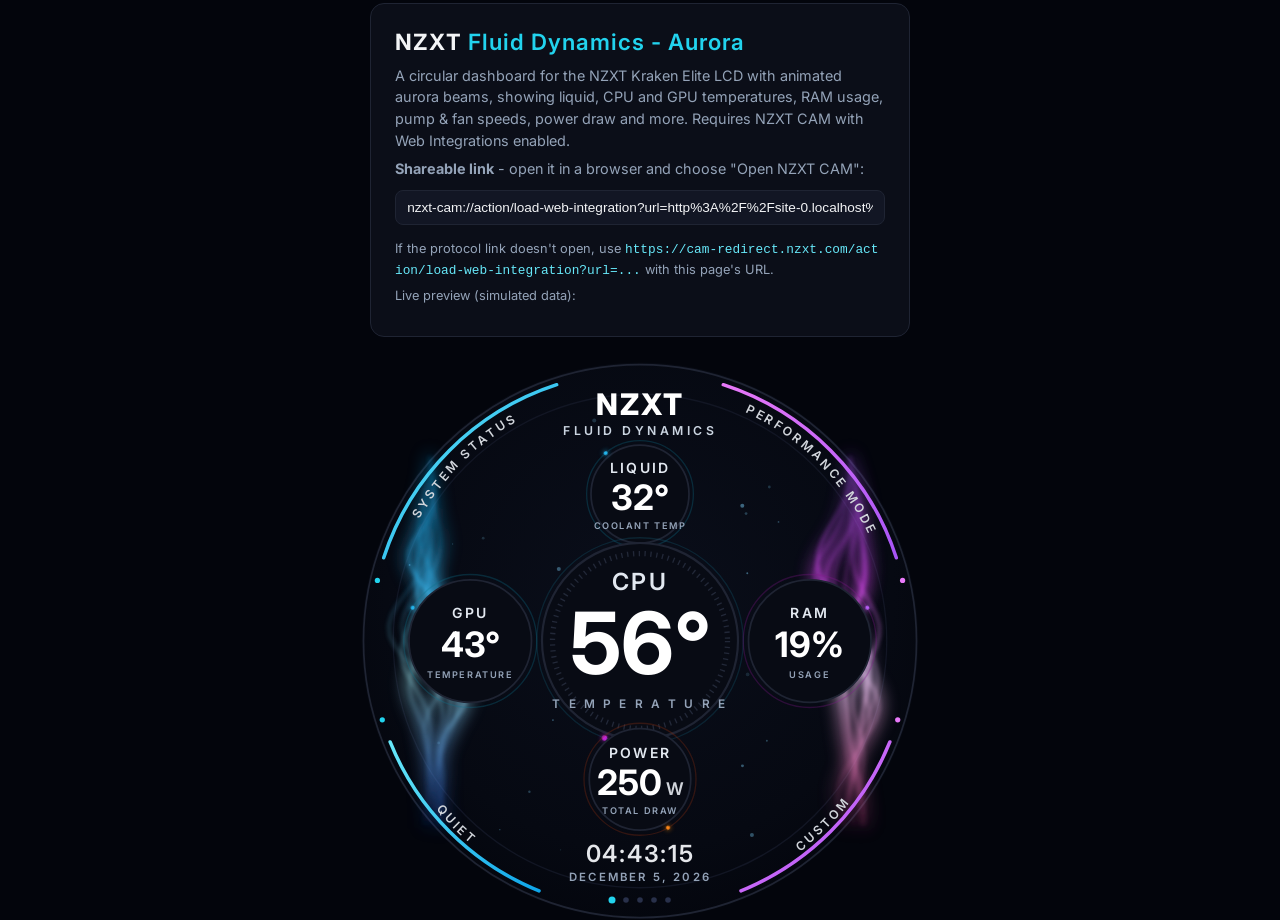
<file: aurora/index.html>
<!DOCTYPE html>
<html lang="en">
<head>
  <meta charset="UTF-8" />
  <meta name="viewport" content="width=device-width, initial-scale=1.0" />
  <title>NZXT Fluid Dynamics Aurora - Kraken Elite Monitor</title>
  <!--
    NZXT "Fluid Dynamics - Aurora" web integration for the Kraken Elite LCD.
    Clone of the Fluid Dynamics layout with a cyan/magenta colour scheme and
    animated energy beams flowing along the left and right edges.
    Loaded inside NZXT CAM (?kraken=1) it renders the dashboard fed by
    window.nzxt.v1.onMonitoringDataUpdate; in a normal browser it shows a
    configuration card plus a live simulated preview.
  -->
  <link rel="preconnect" href="https://fonts.googleapis.com" />
  <link rel="preconnect" href="https://fonts.gstatic.com" crossorigin />
  <link href="https://fonts.googleapis.com/css2?family=Inter:wght@400;500;600;700;800&display=swap" rel="stylesheet" />
  <link rel="stylesheet" href="styles.css" />
</head>
<body>
  <div id="config" class="config" hidden>
    <h1>NZXT <span>Fluid Dynamics - Aurora</span></h1>
    <p>
      A circular dashboard for the NZXT Kraken Elite LCD with animated aurora
      beams, showing liquid, CPU and GPU temperatures, RAM usage, pump &amp; fan
      speeds, power draw and more. Requires NZXT CAM with Web Integrations enabled.
    </p>
    <label for="share-url"><strong>Shareable link</strong> - open it in a browser and choose "Open NZXT CAM":</label>
    <input id="share-url" type="text" readonly />
    <p class="hint">
      If the protocol link doesn't open, use
      <code>https://cam-redirect.nzxt.com/action/load-web-integration?url=...</code>
      with this page's URL.
    </p>
    <p class="hint">Live preview (simulated data):</p>
  </div>

  <div id="face-wrap" class="face-wrap">
    <svg id="face" viewBox="0 0 640 640" xmlns="http://www.w3.org/2000/svg" font-family="Inter, 'Segoe UI', sans-serif">
      <defs>
        <radialGradient id="bg-grad" cx="50%" cy="42%" r="65%">
          <stop offset="0%" stop-color="#0a0e1a" />
          <stop offset="70%" stop-color="#060912" />
          <stop offset="100%" stop-color="#03050c" />
        </radialGradient>
        <linearGradient id="grad-cyan" x1="0" y1="0" x2="1" y2="1">
          <stop offset="0%" stop-color="#67e8f9" />
          <stop offset="100%" stop-color="#0ea5e9" />
        </linearGradient>
        <linearGradient id="grad-magenta" x1="0" y1="0" x2="1" y2="1">
          <stop offset="0%" stop-color="#e879f9" />
          <stop offset="100%" stop-color="#a855f7" />
        </linearGradient>
        <linearGradient id="grad-orange" x1="0" y1="0" x2="1" y2="1">
          <stop offset="0%" stop-color="#fbbf24" />
          <stop offset="100%" stop-color="#f97316" />
        </linearGradient>
        <linearGradient id="grad-cpu" x1="0" y1="0" x2="1" y2="0">
          <stop offset="0%" stop-color="#22d3ee" />
          <stop offset="100%" stop-color="#c026d3" />
        </linearGradient>
        <linearGradient id="beam-cyan" x1="0" y1="0" x2="0" y2="1">
          <stop offset="0%" stop-color="#0ea5e9" stop-opacity="0.1" />
          <stop offset="35%" stop-color="#38bdf8" />
          <stop offset="60%" stop-color="#a5f3fc" />
          <stop offset="100%" stop-color="#2563eb" stop-opacity="0.15" />
        </linearGradient>
        <linearGradient id="beam-magenta" x1="0" y1="0" x2="0" y2="1">
          <stop offset="0%" stop-color="#a855f7" stop-opacity="0.1" />
          <stop offset="35%" stop-color="#d946ef" />
          <stop offset="60%" stop-color="#f5d0fe" />
          <stop offset="100%" stop-color="#ec4899" stop-opacity="0.15" />
        </linearGradient>
        <filter id="beam-blur" x="-60%" y="-60%" width="220%" height="220%">
          <feGaussianBlur stdDeviation="2.2" />
        </filter>
        <filter id="beam-haze" x="-100%" y="-100%" width="300%" height="300%">
          <feGaussianBlur stdDeviation="9" />
        </filter>
        <filter id="soft-glow" x="-80%" y="-80%" width="260%" height="260%">
          <feGaussianBlur stdDeviation="3" result="b" />
          <feMerge>
            <feMergeNode in="b" /><feMergeNode in="SourceGraphic" />
          </feMerge>
        </filter>
      </defs>

      <!-- face background -->
      <circle cx="320" cy="320" r="318" fill="url(#bg-grad)" />
      <circle cx="320" cy="320" r="316" fill="none" stroke="#1f2433" stroke-width="2" />
      <circle cx="320" cy="320" r="282" fill="none" stroke="#121624" stroke-width="1.5" />

      <!-- ambient particles (built by script) -->
      <g id="particles"></g>

      <!-- animated aurora beams (paths generated + animated by script) -->
      <g id="beams-haze" filter="url(#beam-haze)"></g>
      <g id="beams" filter="url(#beam-blur)"></g>

      <!-- outer mode arcs + curved labels (paths set by script) -->
      <g id="outer">
        <path id="arc-tl" fill="none" stroke="url(#grad-cyan)" stroke-width="4" stroke-linecap="round" />
        <path id="arc-tr" fill="none" stroke="url(#grad-magenta)" stroke-width="4" stroke-linecap="round" />
        <path id="arc-bl" fill="none" stroke="url(#grad-cyan)" stroke-width="4" stroke-linecap="round" />
        <path id="arc-br" fill="none" stroke="url(#grad-magenta)" stroke-width="4" stroke-linecap="round" />
        <path id="lbl-tl" fill="none" />
        <path id="lbl-tr" fill="none" />
        <path id="lbl-bl" fill="none" />
        <path id="lbl-br" fill="none" />
        <text class="arc-label"><textPath href="#lbl-tl" startOffset="50%" text-anchor="middle">SYSTEM STATUS</textPath></text>
        <text class="arc-label"><textPath href="#lbl-tr" startOffset="50%" text-anchor="middle">PERFORMANCE MODE</textPath></text>
        <text class="arc-label"><textPath href="#lbl-bl" startOffset="50%" text-anchor="middle">QUIET</textPath></text>
        <text class="arc-label"><textPath href="#lbl-br" startOffset="50%" text-anchor="middle">CUSTOM</textPath></text>
        <circle id="dot-tl" r="3" fill="#22d3ee" />
        <circle id="dot-tr" r="3" fill="#e879f9" />
        <circle id="dot-bl" r="3" fill="#22d3ee" />
        <circle id="dot-br" r="3" fill="#e879f9" />
      </g>

      <!-- header -->
      <g id="header" text-anchor="middle">
        <text x="320" y="62" class="logo">NZXT</text>
        <text x="320" y="84" class="subtitle">FLUID DYNAMICS</text>
      </g>

      <!-- LIQUID circle (top) -->
      <g id="g-liquid" text-anchor="middle">
        <circle cx="320" cy="152" r="56" fill="#080b14" stroke="#1f2433" stroke-width="2" />
        <circle class="ring-under ring-cyan" cx="320" cy="152" r="61" />
        <circle id="liquid-arc" class="arc arc-cyan" cx="320" cy="152" r="61" pathLength="100"
                transform="rotate(-130 320 152)" filter="url(#soft-glow)" />
        <text x="320" y="128" class="small-label">LIQUID</text>
        <text id="liquid-value" x="320" y="170" class="mid-value">--&#176;</text>
        <text x="320" y="192" class="tiny-label">COOLANT TEMP</text>
      </g>

      <!-- CPU circle (center) -->
      <g id="g-cpu" text-anchor="middle">
        <circle cx="320" cy="320" r="112" fill="#080b14" stroke="#1f2433" stroke-width="2.5" />
        <circle cx="320" cy="320" r="100" fill="none" stroke="#222838" stroke-width="6"
                stroke-dasharray="1.5 5.2" />
        <circle class="ring-under ring-cpu" cx="320" cy="320" r="118" />
        <circle id="cpu-arc" class="arc arc-big arc-cpu" cx="320" cy="320" r="118" pathLength="100"
                transform="rotate(110 320 320)" filter="url(#soft-glow)" />
        <text x="320" y="262" class="cpu-title">CPU</text>
        <text id="cpu-value" x="320" y="358" class="big-value">--&#176;</text>
        <text x="320" y="396" class="cpu-sub">T E M P E R A T U R E</text>
      </g>

      <!-- GPU circle (left) -->
      <g id="g-gpu" text-anchor="middle">
        <circle cx="126" cy="320" r="70" fill="#080b14" stroke="#1f2433" stroke-width="2" />
        <circle class="ring-under ring-cyan" cx="126" cy="320" r="76" />
        <circle id="gpu-arc" class="arc arc-cyan" cx="126" cy="320" r="76" pathLength="100"
                transform="rotate(-150 126 320)" filter="url(#soft-glow)" />
        <text x="126" y="294" class="small-label">GPU</text>
        <text id="gpu-value" x="126" y="338" class="mid-value">--&#176;</text>
        <text x="126" y="362" class="tiny-label">TEMPERATURE</text>
      </g>

      <!-- RAM circle (right) -->
      <g id="g-ram" text-anchor="middle">
        <circle cx="514" cy="320" r="70" fill="#080b14" stroke="#1f2433" stroke-width="2" />
        <circle class="ring-under ring-magenta" cx="514" cy="320" r="76" />
        <circle id="ram-arc" class="arc arc-magenta" cx="514" cy="320" r="76" pathLength="100"
                transform="rotate(-30 514 320)" filter="url(#soft-glow)" />
        <text x="514" y="294" class="small-label">RAM</text>
        <text id="ram-value" x="514" y="338" class="mid-value">--%</text>
        <text x="514" y="362" class="tiny-label">USAGE</text>
      </g>

      <!-- POWER circle (bottom) -->
      <g id="g-power" text-anchor="middle">
        <circle cx="320" cy="478" r="58" fill="#080b14" stroke="#1f2433" stroke-width="2" />
        <circle class="ring-under ring-orange" cx="320" cy="478" r="64" />
        <circle id="power-arc" class="arc arc-orange" cx="320" cy="478" r="64" pathLength="100"
                transform="rotate(60 320 478)" filter="url(#soft-glow)" />
        <text x="320" y="454" class="small-label">POWER</text>
        <text id="power-value" x="320" y="496" class="mid-value">--<tspan class="unit"> W</tspan></text>
        <text x="320" y="518" class="tiny-label">TOTAL DRAW</text>
      </g>

      <!-- clock -->
      <g text-anchor="middle">
        <text id="clock-time" x="320" y="572" class="clock">--:--:--</text>
        <text id="clock-date" x="320" y="594" class="clock-date">-</text>
      </g>

      <!-- pagination dots -->
      <g id="dots">
        <circle cx="288" cy="616" r="4" fill="#22d3ee" />
        <circle cx="304" cy="616" r="3.2" fill="#28304a" />
        <circle cx="320" cy="616" r="3.2" fill="#28304a" />
        <circle cx="336" cy="616" r="3.2" fill="#28304a" />
        <circle cx="352" cy="616" r="3.2" fill="#28304a" />
      </g>
    </svg>
  </div>

  <script src="script.js?v=20260625-gpu"></script>
</body>
</html>
</file>
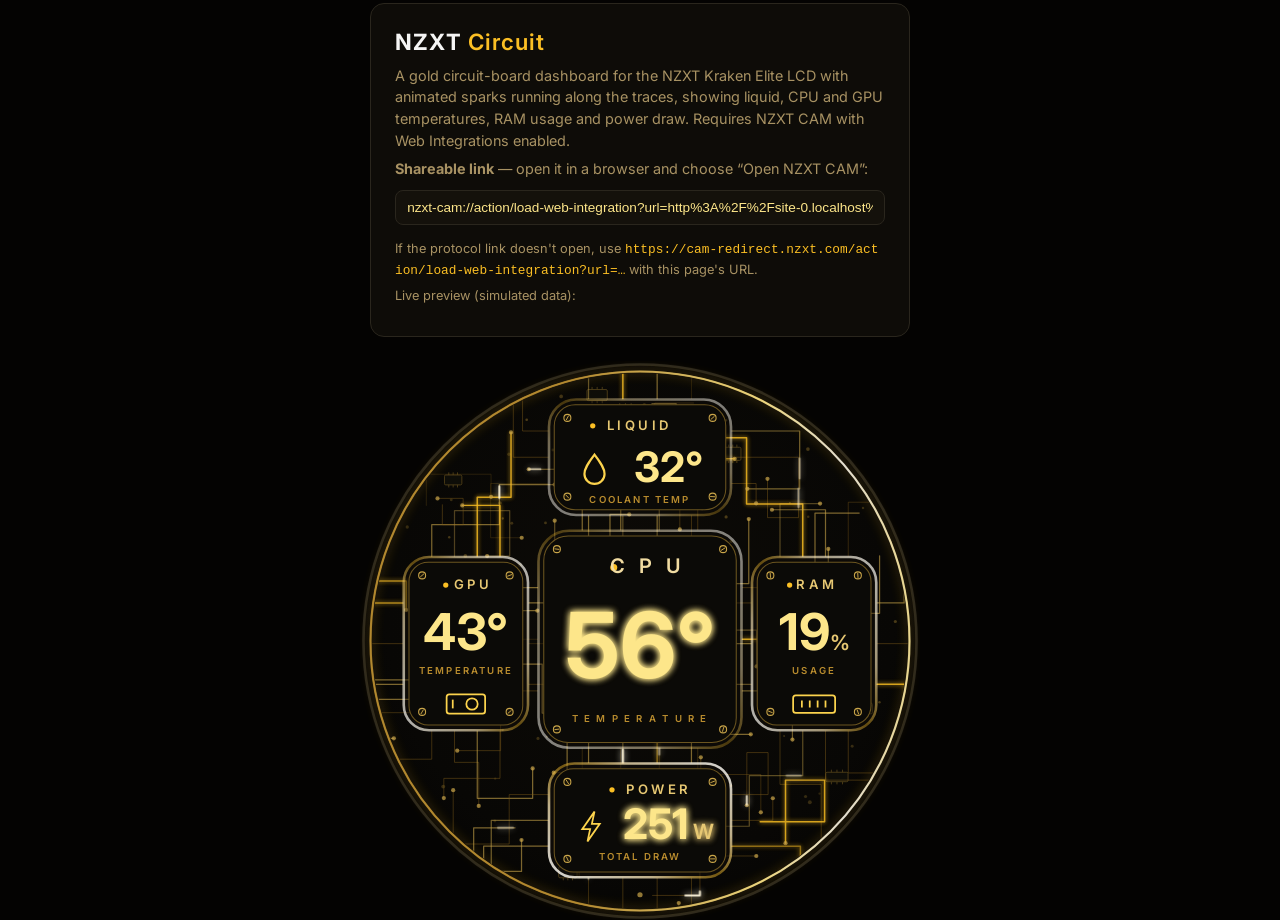
<file: circuit/index.html>
<!DOCTYPE html>
<html lang="en">
<head>
  <meta charset="UTF-8" />
  <meta name="viewport" content="width=device-width, initial-scale=1.0" />
  <title>NZXT Circuit — Kraken Elite Monitor</title>
  <!--
    NZXT "Circuit" web integration for the Kraken Elite LCD.
    Gold circuit-board theme: glass telemetry modules connected by golden
    PCB traces with animated electric sparks travelling along the wires.
    Loaded inside NZXT CAM (?kraken=1) it renders the dashboard fed by
    window.nzxt.v1.onMonitoringDataUpdate; in a normal browser it shows a
    configuration card plus a live simulated preview.
  -->
  <link rel="preconnect" href="https://fonts.googleapis.com" />
  <link rel="preconnect" href="https://fonts.gstatic.com" crossorigin />
  <link href="https://fonts.googleapis.com/css2?family=Inter:wght@400;500;600;700;800&display=swap" rel="stylesheet" />
  <link rel="stylesheet" href="styles.css" />
</head>
<body>
  <div id="config" class="config" hidden>
    <h1>NZXT <span>Circuit</span></h1>
    <p>
      A gold circuit-board dashboard for the NZXT Kraken Elite LCD with animated
      sparks running along the traces, showing liquid, CPU and GPU temperatures,
      RAM usage and power draw. Requires NZXT CAM with Web Integrations enabled.
    </p>
    <label for="share-url"><strong>Shareable link</strong> — open it in a browser and choose “Open NZXT CAM”:</label>
    <input id="share-url" type="text" readonly />
    <p class="hint">
      If the protocol link doesn't open, use
      <code>https://cam-redirect.nzxt.com/action/load-web-integration?url=…</code>
      with this page's URL.
    </p>
    <p class="hint">Live preview (simulated data):</p>
  </div>

  <div id="face-wrap" class="face-wrap">
    <svg id="face" viewBox="0 0 640 640" xmlns="http://www.w3.org/2000/svg" font-family="Inter, 'Segoe UI', sans-serif">
      <defs>
        <radialGradient id="bg-grad" cx="50%" cy="45%" r="65%">
          <stop offset="0%" stop-color="#0d0b07" />
          <stop offset="70%" stop-color="#080705" />
          <stop offset="100%" stop-color="#040302" />
        </radialGradient>
        <linearGradient id="glass-rim" x1="0" y1="0" x2="1" y2="1">
          <stop offset="0%" stop-color="#fde9b8" stop-opacity="0.9" />
          <stop offset="45%" stop-color="#caa64a" stop-opacity="0.35" />
          <stop offset="100%" stop-color="#f7d98c" stop-opacity="0.75" />
        </linearGradient>
        <filter id="soft-glow" x="-80%" y="-80%" width="260%" height="260%">
          <feGaussianBlur stdDeviation="2.5" result="b" />
          <feMerge>
            <feMergeNode in="b" /><feMergeNode in="SourceGraphic" />
          </feMerge>
        </filter>
        <filter id="spark-glow" x="-150%" y="-150%" width="400%" height="400%">
          <feGaussianBlur stdDeviation="3.5" result="b" />
          <feMerge>
            <feMergeNode in="b" /><feMergeNode in="SourceGraphic" />
          </feMerge>
        </filter>
        <filter id="rim-haze" x="-50%" y="-50%" width="200%" height="200%">
          <feGaussianBlur stdDeviation="6" />
        </filter>
        <!-- value glow: blur + merge for text pulse effect -->
        <filter id="val-glow" x="-40%" y="-40%" width="180%" height="180%">
          <feGaussianBlur stdDeviation="4" result="b" />
          <feMerge>
            <feMergeNode in="b" /><feMergeNode in="b" /><feMergeNode in="SourceGraphic" />
          </feMerge>
        </filter>
        <!-- animated shimmer gradient sweeping across gold surfaces -->
        <linearGradient id="gold-shimmer" x1="0%" y1="0%" x2="100%" y2="0%">
          <stop offset="0%"   stop-color="#b98c2e" stop-opacity="1" />
          <stop offset="35%"  stop-color="#fde68a" stop-opacity="1" />
          <stop offset="50%"  stop-color="#ffffff" stop-opacity="0.9" />
          <stop offset="65%"  stop-color="#fde68a" stop-opacity="1" />
          <stop offset="100%" stop-color="#b98c2e" stop-opacity="1" />
          <animateTransform attributeName="gradientTransform" type="translate"
            from="-1 0" to="1 0" dur="3s" repeatCount="indefinite" />
        </linearGradient>
        <linearGradient id="glass-rim-shimmer" x1="0" y1="0" x2="1" y2="1"
            gradientUnits="objectBoundingBox">
          <stop offset="0%"   stop-color="#ffffff"  stop-opacity="0.95" />
          <stop offset="30%"  stop-color="#fde9b8"  stop-opacity="0.85" />
          <stop offset="50%"  stop-color="#fbbf24"  stop-opacity="0.5"  />
          <stop offset="70%"  stop-color="#fde9b8"  stop-opacity="0.85" />
          <stop offset="100%" stop-color="#ffffff"  stop-opacity="0.95" />
          <animateTransform attributeName="gradientTransform" type="rotate"
            from="0 0.5 0.5" to="360 0.5 0.5" dur="8s" repeatCount="indefinite" />
        </linearGradient>
        <clipPath id="face-clip">
          <circle cx="320" cy="320" r="306" />
        </clipPath>
      </defs>

      <!-- face background + bezel -->
      <circle cx="320" cy="320" r="318" fill="url(#bg-grad)" />
      <circle cx="320" cy="320" r="316" fill="none" stroke="#2a261d" stroke-width="3" />
      <!-- haze glow ring -->
      <circle cx="320" cy="320" r="308" fill="none" stroke="#fbbf24" stroke-width="3"
              opacity="0.4" filter="url(#rim-haze)" />
      <!-- crisp specular ring — uses shimmer gradient via a rect mask trick -->
      <circle cx="320" cy="320" r="308" fill="none" stroke="#caa64a" stroke-width="1.5" opacity="0.7" />
      <!-- animated bright highlight arc that sweeps the bezel -->
      <circle cx="320" cy="320" r="308" fill="none" stroke="url(#gold-shimmer)" stroke-width="2.5" opacity="0.85" />

      <!-- procedural PCB layer: traces, vias, chips, sparks (built by script) -->
      <g clip-path="url(#face-clip)">
        <g id="pcb-decor"></g>
        <g id="traces"></g>
        <g id="pads"></g>
        <g id="sparks" filter="url(#spark-glow)"></g>
      </g>

      <!-- glass modules (rims + screws built by script) -->
      <g id="modules"></g>

      <!-- LIQUID module text -->
      <g id="g-liquid">
        <circle cx="266" cy="74" r="3" fill="#fbbf24" />
        <text x="282" y="79" class="mod-label">LIQUID</text>
        <path id="icon-drop" transform="translate(268 122)" class="gold-icon"
              d="M 0 -15 C 8 -4.5 11.5 1 11.5 7 A 11.5 11.5 0 0 1 -11.5 7 C -11.5 1 -8 -4.5 0 -15 Z"
              fill="none" stroke-width="2.5" />
        <text id="liquid-value" x="352" y="138" text-anchor="middle" class="mod-value">--°</text>
        <text x="320" y="162" text-anchor="middle" class="mod-sub">COOLANT TEMP</text>
      </g>

      <!-- CPU module text -->
      <g id="g-cpu" text-anchor="middle">
        <circle cx="290" cy="236" r="4" fill="#fbbf24" />
        <text x="328" y="242" class="cpu-label">C P U</text>
        <text id="cpu-value" x="320" y="362" class="cpu-value">--°</text>
        <text x="320" y="412" class="mod-sub">T E M P E R A T U R E</text>
      </g>

      <!-- GPU module text -->
      <g id="g-gpu" text-anchor="middle">
        <circle cx="98" cy="256" r="3" fill="#fbbf24" />
        <text x="129" y="261" class="mod-label">GPU</text>
        <text id="gpu-value" x="121" y="330" class="side-value">--°</text>
        <text x="121" y="358" class="mod-sub">TEMPERATURE</text>
        <g id="icon-gpu" transform="translate(121 392)" class="gold-icon" fill="none" stroke-width="2">
          <rect x="-22" y="-11" width="44" height="22" rx="3" />
          <circle cx="7" cy="0" r="6.5" />
          <line x1="-15" y1="-5" x2="-15" y2="5" />
        </g>
      </g>

      <!-- RAM module text -->
      <g id="g-ram" text-anchor="middle">
        <circle cx="491" cy="256" r="3" fill="#fbbf24" />
        <text x="522" y="261" class="mod-label">RAM</text>
        <text id="ram-value" x="519" y="330" class="side-value">--<tspan class="unit">%</tspan></text>
        <text x="519" y="358" class="mod-sub">USAGE</text>
        <g id="icon-ram" transform="translate(519 392)" class="gold-icon" fill="none" stroke-width="2">
          <rect x="-24" y="-10" width="48" height="20" rx="3" />
          <line x1="-14" y1="-4" x2="-14" y2="4" />
          <line x1="-5" y1="-4" x2="-5" y2="4" />
          <line x1="4" y1="-4" x2="4" y2="4" />
          <line x1="13" y1="-4" x2="13" y2="4" />
        </g>
      </g>

      <!-- POWER module text -->
      <g id="g-power">
        <circle cx="288" cy="490" r="3" fill="#fbbf24" />
        <text x="304" y="495" class="mod-label">POWER</text>
        <path id="icon-bolt" transform="translate(264 532)" class="gold-icon"
              d="M 4 -17 L -10 3 L -1 3 L -4 17 L 10 -3 L 1 -3 Z" stroke-width="2" fill="none" />
        <text id="power-value" x="352" y="546" text-anchor="middle" class="mod-value">--<tspan class="unit"> W</tspan></text>
        <text x="320" y="570" text-anchor="middle" class="mod-sub">TOTAL DRAW</text>
      </g>

      <!-- bottom mark (text removed, accent dot kept) -->
      <g text-anchor="middle">
        <circle cx="320" cy="610" r="3" fill="#caa64a" opacity="0.7" />
      </g>
    </svg>
  </div>

  <script src="script.js?v=20260625-gpu"></script>
</body>
</html>
</file>
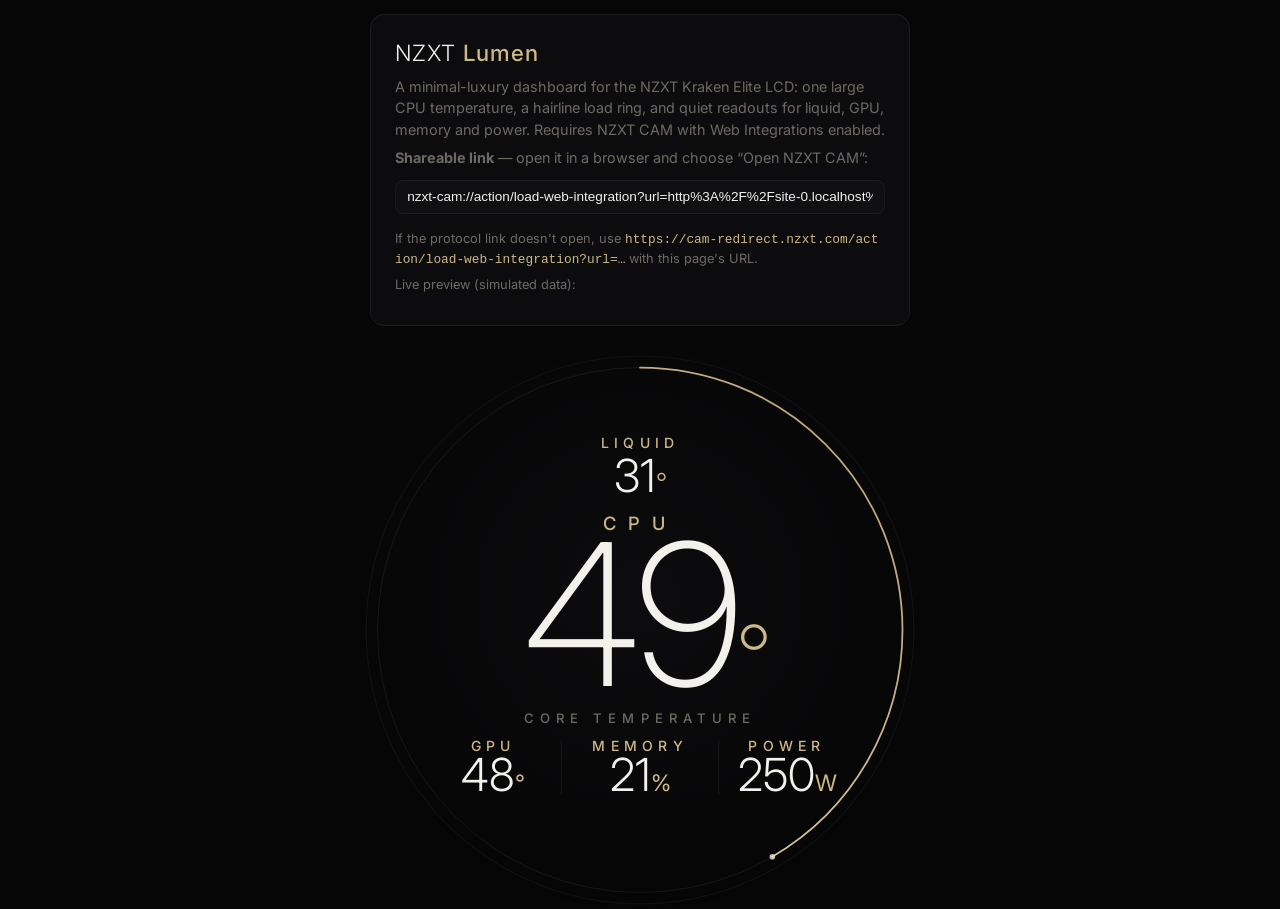
<file: lumen/index.html>
<!DOCTYPE html>
<html lang="en">
<head>
  <meta charset="UTF-8" />
  <meta name="viewport" content="width=device-width, initial-scale=1.0" />
  <title>NZXT Lumen — Kraken Elite Monitor</title>
  <!--
    NZXT "Lumen" web integration for the Kraken Elite LCD.

    A minimal-luxury face: near-black canvas, one enormous CPU temperature in a
    light, elegant weight, a single champagne hairline ring tracing load, and
    three quiet readouts along the bottom. Restraint over effects — confident
    typography and generous negative space. Loaded inside NZXT CAM (?kraken=1)
    it renders live data via window.nzxt.v1.onMonitoringDataUpdate; in a normal
    browser it shows a configuration card plus a simulated preview.
  -->
  <link rel="preconnect" href="https://fonts.googleapis.com" />
  <link rel="preconnect" href="https://fonts.gstatic.com" crossorigin />
  <link href="https://fonts.googleapis.com/css2?family=Inter:wght@200;300;400;500;600&display=swap" rel="stylesheet" />
  <link rel="stylesheet" href="styles.css?v=20260713-gold3" />
</head>
<body>
  <div id="config" class="config" hidden>
    <h1>NZXT <span>Lumen</span></h1>
    <p>
      A minimal-luxury dashboard for the NZXT Kraken Elite LCD: one large CPU
      temperature, a hairline load ring, and quiet readouts for liquid, GPU,
      memory and power. Requires NZXT CAM with Web Integrations enabled.
    </p>
    <label for="share-url"><strong>Shareable link</strong> — open it in a browser and choose “Open NZXT CAM”:</label>
    <input id="share-url" type="text" readonly />
    <p class="hint">
      If the protocol link doesn't open, use
      <code>https://cam-redirect.nzxt.com/action/load-web-integration?url=…</code>
      with this page's URL.
    </p>
    <p class="hint">Live preview (simulated data):</p>
  </div>

  <div id="face-wrap" class="face-wrap">
    <svg id="face" viewBox="0 0 640 640" xmlns="http://www.w3.org/2000/svg" font-family="Inter, 'Segoe UI', sans-serif">
      <defs>
        <radialGradient id="bg-grad" cx="50%" cy="44%" r="72%">
          <stop offset="0%" stop-color="#0c0c0e" />
          <stop offset="70%" stop-color="#060607" />
          <stop offset="100%" stop-color="#020203" />
        </radialGradient>
        <!-- champagne accent gradient for the ring -->
        <linearGradient id="ring-grad" x1="0" y1="0" x2="1" y2="1">
          <stop offset="0%" stop-color="#e8d9b5" />
          <stop offset="100%" stop-color="#b89f6e" />
        </linearGradient>
      </defs>

      <!-- background -->
      <circle cx="320" cy="320" r="320" fill="url(#bg-grad)" />
      <circle cx="320" cy="320" r="313" fill="none" stroke="#15151a" stroke-width="1" />

      <!-- hairline load ring (pathLength trick = 100 units) -->
      <g>
        <circle cx="320" cy="320" r="300" fill="none" stroke="#ffffff" stroke-width="1"
                opacity="0.08" />
        <!-- slow rotating sheen, very subtle -->
        <path id="sheen" fill="none" stroke="#ffffff" stroke-width="1.5"
              stroke-linecap="round" opacity="0.10" />
        <circle id="load-arc" cx="320" cy="320" r="300" fill="none" stroke="url(#ring-grad)"
                stroke-width="2" stroke-linecap="round" pathLength="100"
                stroke-dasharray="0 100" transform="rotate(-90 320 320)" />
        <!-- leading dot -->
        <circle id="load-dot" cx="320" cy="20" r="3.2" fill="#f0e6cc" />
      </g>

      <!-- top: liquid coolant -->
      <g text-anchor="middle">
        <text x="320" y="112" class="micro-label label-gold">LIQUID</text>
        <text id="liquid-value" x="320" y="162" class="top-value">--<tspan class="top-unit">°</tspan></text>
      </g>

      <!-- center: CPU hero -->
      <g text-anchor="middle">
        <text x="320" y="206" class="hero-label">CPU</text>
        <text id="cpu-value" x="328" y="384" class="hero-value">--<tspan class="hero-unit">°</tspan></text>
        <text x="320" y="426" class="hero-sub">CORE TEMPERATURE</text>
      </g>

      <!-- bottom: three quiet readouts -->
      <g text-anchor="middle">
        <line x1="230" y1="446" x2="230" y2="508" stroke="#ffffff" stroke-width="1" opacity="0.08" />
        <line x1="410" y1="446" x2="410" y2="508" stroke="#ffffff" stroke-width="1" opacity="0.08" />

        <text x="152" y="458" class="micro-label label-gold">GPU</text>
        <text id="gpu-value" x="152" y="504" class="stat-value">--<tspan class="stat-unit">°</tspan></text>

        <text x="320" y="458" class="micro-label label-gold">MEMORY</text>
        <text id="ram-value" x="320" y="504" class="stat-value">--<tspan class="stat-unit">%</tspan></text>

        <text x="488" y="458" class="micro-label label-gold">POWER</text>
        <text id="power-value" x="488" y="504" class="stat-value">--<tspan class="stat-unit">W</tspan></text>
      </g>
    </svg>
  </div>

  <script src="script.js?v=20260713-big-gpu"></script>
</body>
</html>
</file>
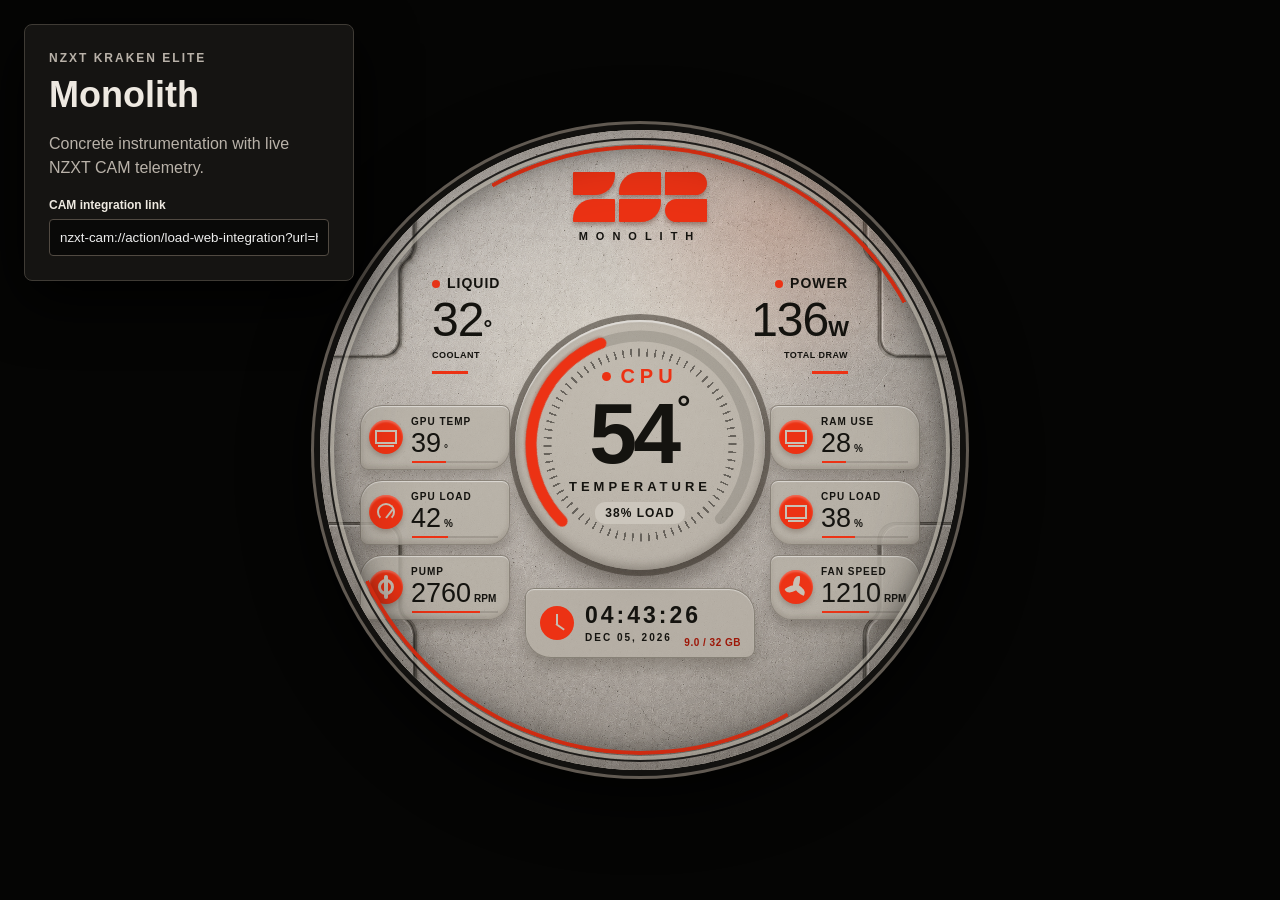
<file: monolith/index.html>
﻿<!doctype html>
<html lang="en">
<head>
  <meta charset="UTF-8" />
  <meta name="viewport" content="width=device-width, initial-scale=1.0" />
  <meta name="theme-color" content="#090907" />
  <title>NZXT Monolith</title>
  <link rel="stylesheet" href="styles.css?v=20260711-4" />
</head>
<body>
  <section id="setup" class="setup" hidden>
    <p class="setup-kicker">NZXT KRAKEN ELITE</p>
    <h1>Monolith</h1>
    <p>Concrete instrumentation with live NZXT CAM telemetry.</p>
    <label for="cam-url">CAM integration link</label>
    <input id="cam-url" readonly />
  </section>

  <main class="screen-shell">
    <div id="display" class="display" aria-label="NZXT Monolith system monitor">
      <div class="material" aria-hidden="true"></div>
      <div class="ambient-light" aria-hidden="true"></div>
      <div class="outer-bezel" aria-hidden="true"></div>
      <div class="outer-accent" aria-hidden="true"></div>



      <header class="brand" aria-label="NZXT Monolith">
        <div class="brand-mark" aria-hidden="true"><i></i><i></i><i></i><i></i><i></i><i></i></div>
        <p>MONOLITH</p>
      </header>

      <section class="hero-stat stat-liquid" aria-label="Liquid temperature">
        <span class="eyebrow"><i></i>LIQUID</span>
        <strong><span id="liquid-value">--</span><small>&deg;</small></strong>
        <span class="caption">COOLANT</span>
        <span class="accent-rule"></span>
      </section>

      <section class="hero-stat stat-power" aria-label="Combined CPU and GPU power">
        <span class="eyebrow"><i></i>POWER</span>
        <strong><span id="power-value">--</span><small>W</small></strong>
        <span class="caption">TOTAL DRAW</span>
        <span class="accent-rule"></span>
      </section>

      <section class="main-dial" aria-label="CPU temperature and load">
        <svg class="dial-svg" viewBox="0 0 250 250" aria-hidden="true">
          <circle class="dial-track" cx="125" cy="125" r="109" pathLength="100" />
          <circle id="cpu-arc" class="dial-progress" cx="125" cy="125" r="109" pathLength="100" />
        </svg>
        <div class="dial-ticks" aria-hidden="true"></div>
        <div id="dial-needle" class="dial-needle" aria-hidden="true"></div>
        <div class="dial-copy">
          <span class="dial-label"><i></i>CPU</span>
          <strong><span id="cpu-value">--</span><small>&deg;</small></strong>
          <span class="dial-caption">TEMPERATURE</span>
          <span id="cpu-load" class="dial-load">--% LOAD</span>
        </div>
      </section>

      <section class="side-stack stack-left" aria-label="Graphics and cooling telemetry">
        <article class="data-card card-gpu">
          <span class="card-icon icon-gpu" aria-hidden="true"></span>
          <div><span class="card-label">GPU TEMP</span><strong><span id="gpu-value">--</span><small>&deg;</small></strong></div>
          <span class="card-bar"><i id="gpu-bar"></i></span>
        </article>
        <article class="data-card card-gpu-load">
          <span class="card-icon icon-meter" aria-hidden="true"></span>
          <div><span class="card-label">GPU LOAD</span><strong><span id="gpu-load">--</span><small>%</small></strong></div>
          <span class="card-bar"><i id="gpu-load-bar"></i></span>
        </article>
        <article class="data-card card-pump">
          <span class="card-icon icon-pump" aria-hidden="true"></span>
          <div><span class="card-label">PUMP</span><strong><span id="pump-value">--</span><small>RPM</small></strong></div>
          <span class="card-bar"><i id="pump-bar"></i></span>
        </article>
      </section>

      <section class="side-stack stack-right" aria-label="Memory and processor telemetry">
        <article class="data-card card-ram">
          <span class="card-icon icon-ram" aria-hidden="true"></span>
          <div><span class="card-label">RAM USE</span><strong><span id="ram-value">--</span><small>%</small></strong></div>
          <span class="card-bar"><i id="ram-bar"></i></span>
        </article>
        <article class="data-card card-cpu-load">
          <span class="card-icon icon-chip" aria-hidden="true"></span>
          <div><span class="card-label">CPU LOAD</span><strong><span id="cpu-load-card">--</span><small>%</small></strong></div>
          <span class="card-bar"><i id="cpu-load-bar"></i></span>
        </article>
        <article class="data-card card-fan">
          <span class="card-icon icon-fan" aria-hidden="true"><i></i></span>
          <div><span class="card-label">FAN SPEED</span><strong><span id="fan-value">--</span><small>RPM</small></strong></div>
          <span class="card-bar"><i id="fan-bar"></i></span>
        </article>
      </section>

      <section class="clock-panel" aria-label="Clock and memory details">
        <span class="clock-icon" aria-hidden="true"></span>
        <div><strong id="clock">--:--:--</strong><span id="date">---</span></div>
        <span id="ram-detail" class="ram-detail">-- / -- GB</span>
      </section>
      <span id="data-state" hidden></span>

      <div class="glass" aria-hidden="true"></div>
    </div>
  </main>

  <script src="script.js?v=20260711-4"></script>
</body>
</html>
</file>
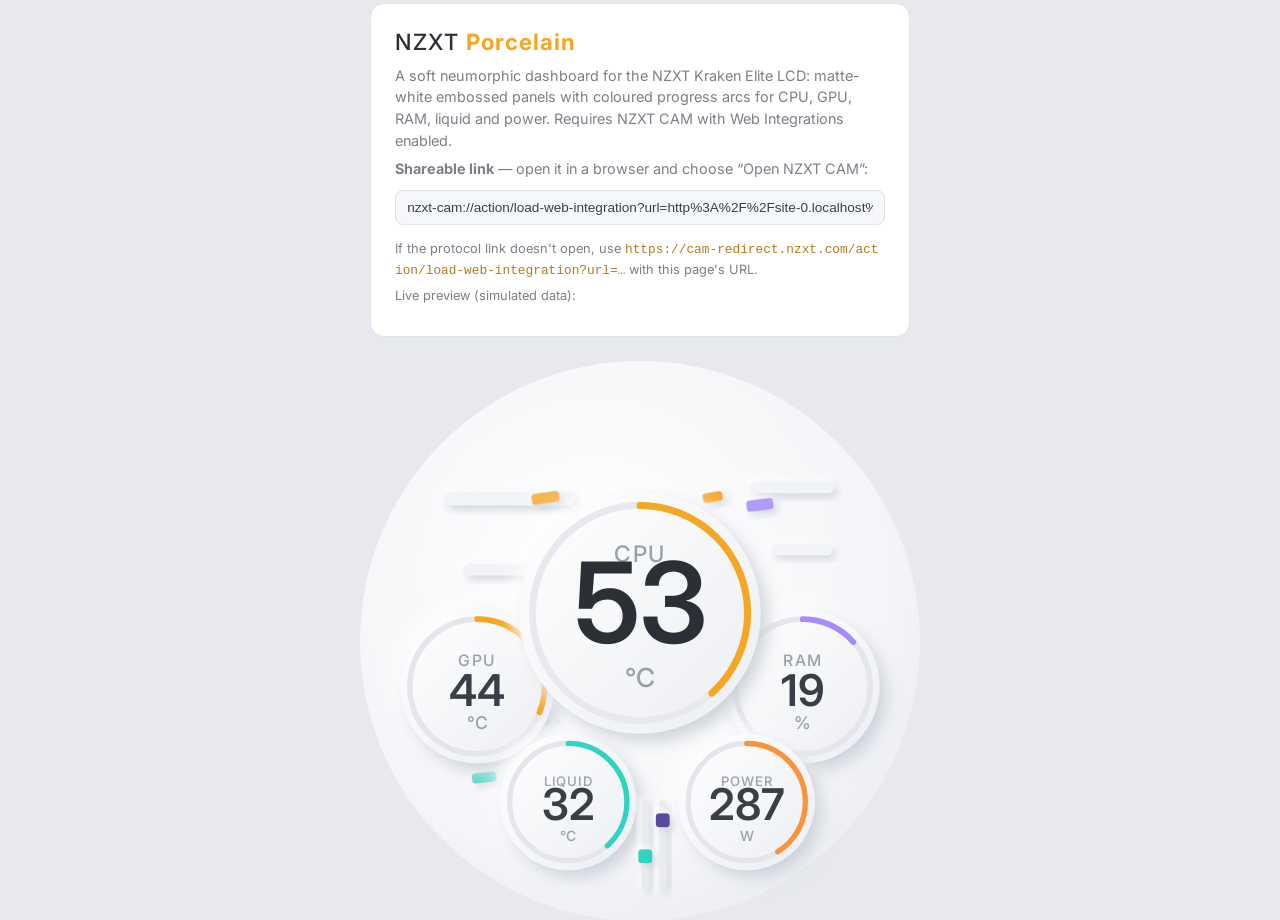
<file: porcelain/index.html>
<!DOCTYPE html>
<html lang="en">
<head>
  <meta charset="UTF-8" />
  <meta name="viewport" content="width=device-width, initial-scale=1.0" />
  <title>NZXT Porcelain — Kraken Elite Monitor</title>
  <!--
    NZXT "Porcelain" web integration for the Kraken Elite LCD.

    A soft neumorphic face: matte-white embossed panels on a white canvas, a big
    central CPU dial, four pods (GPU / RAM / LIQUID / POWER) with coloured
    progress arcs, scattered raised colour chips and little slider switches.
    Motion is calm and subtle: arcs ease to their values, a soft light sheen
    drifts across the surface, the chips breathe and the slider thumbs bob.
    Loaded inside NZXT CAM (?kraken=1) it renders live data via
    window.nzxt.v1.onMonitoringDataUpdate; in a normal browser it shows a config
    card plus a simulated preview.
  -->
  <link rel="preconnect" href="https://fonts.googleapis.com" />
  <link rel="preconnect" href="https://fonts.gstatic.com" crossorigin />
  <link href="https://fonts.googleapis.com/css2?family=Inter:wght@400;500;600;700&display=swap" rel="stylesheet" />
  <link rel="stylesheet" href="styles.css?v=20260713-b" />
</head>
<body>
  <div id="config" class="config" hidden>
    <h1>NZXT <span>Porcelain</span></h1>
    <p>
      A soft neumorphic dashboard for the NZXT Kraken Elite LCD: matte-white
      embossed panels with coloured progress arcs for CPU, GPU, RAM, liquid and
      power. Requires NZXT CAM with Web Integrations enabled.
    </p>
    <label for="share-url"><strong>Shareable link</strong> — open it in a browser and choose “Open NZXT CAM”:</label>
    <input id="share-url" type="text" readonly />
    <p class="hint">
      If the protocol link doesn't open, use
      <code>https://cam-redirect.nzxt.com/action/load-web-integration?url=…</code>
      with this page's URL.
    </p>
    <p class="hint">Live preview (simulated data):</p>
  </div>

  <div id="face-wrap" class="face-wrap">
    <svg id="face" viewBox="0 0 640 640" xmlns="http://www.w3.org/2000/svg" font-family="Inter, 'Segoe UI', sans-serif">
      <defs>
        <radialGradient id="face-grad" cx="42%" cy="38%" r="75%">
          <stop offset="0%" stop-color="#ffffff" />
          <stop offset="70%" stop-color="#f4f5f8" />
          <stop offset="100%" stop-color="#e7e9ee" />
        </radialGradient>
        <linearGradient id="panel-grad" x1="0" y1="0" x2="1" y2="1">
          <stop offset="0%" stop-color="#ffffff" />
          <stop offset="100%" stop-color="#eceef2" />
        </linearGradient>
        <filter id="raised" x="-40%" y="-40%" width="180%" height="180%">
          <feDropShadow dx="8" dy="9" stdDeviation="10" flood-color="#c3c8d2" flood-opacity="0.85" result="d1" />
          <feDropShadow in="d1" dx="-7" dy="-7" stdDeviation="9" flood-color="#ffffff" flood-opacity="0.95" />
        </filter>
        <filter id="raised-sm" x="-70%" y="-70%" width="240%" height="240%">
          <feDropShadow dx="4" dy="5" stdDeviation="5" flood-color="#c3c8d2" flood-opacity="0.8" result="d1" />
          <feDropShadow in="d1" dx="-3" dy="-3" stdDeviation="4" flood-color="#ffffff" flood-opacity="0.95" />
        </filter>
        <clipPath id="face-clip"><circle cx="320" cy="320" r="318" /></clipPath>
        <radialGradient id="sheen-grad" cx="50%" cy="50%" r="50%">
          <stop offset="0%" stop-color="#ffffff" stop-opacity="0.6" />
          <stop offset="100%" stop-color="#ffffff" stop-opacity="0" />
        </radialGradient>
      </defs>

      <circle cx="320" cy="320" r="320" fill="url(#face-grad)" />

      <g clip-path="url(#face-clip)">
        <g id="grooves"></g>
        <circle id="sheen" cx="230" cy="220" r="240" fill="url(#sheen-grad)" opacity="0.5" />
        <g id="chips"></g>
      </g>

      <!-- GPU (left) -->
      <g text-anchor="middle">
        <circle cx="134" cy="372" r="88" fill="url(#panel-grad)" filter="url(#raised)" />
        <circle cx="134" cy="372" r="77" fill="none" stroke="#e4e6ec" stroke-width="6.5" />
        <circle id="gpu-arc" cx="134" cy="372" r="77" fill="none" stroke="#f5a623"
                stroke-width="6.5" stroke-linecap="round" pathLength="100"
                stroke-dasharray="0 100" transform="rotate(-90 134 372)" />
        <text x="134" y="348" class="pod-label sm">GPU</text>
        <text id="gpu-value" x="134" y="394" class="pod-value sm">--</text>
        <text x="134" y="420" class="pod-unit">°C</text>
      </g>

      <!-- RAM (right) -->
      <g text-anchor="middle">
        <circle cx="506" cy="372" r="88" fill="url(#panel-grad)" filter="url(#raised)" />
        <circle cx="506" cy="372" r="77" fill="none" stroke="#e4e6ec" stroke-width="6.5" />
        <circle id="ram-arc" cx="506" cy="372" r="77" fill="none" stroke="#a78bfa"
                stroke-width="6.5" stroke-linecap="round" pathLength="100"
                stroke-dasharray="0 100" transform="rotate(-90 506 372)" />
        <text x="506" y="348" class="pod-label sm">RAM</text>
        <text id="ram-value" x="506" y="394" class="pod-value sm">--</text>
        <text x="506" y="420" class="pod-unit">%</text>
      </g>

      <!-- LIQUID (bottom-left) -->
      <g text-anchor="middle">
        <circle cx="238" cy="504" r="78" fill="url(#panel-grad)" filter="url(#raised)" />
        <circle cx="238" cy="504" r="67" fill="none" stroke="#e4e6ec" stroke-width="6" />
        <circle id="liquid-arc" cx="238" cy="504" r="67" fill="none" stroke="#2dd4bf"
                stroke-width="6" stroke-linecap="round" pathLength="100"
                stroke-dasharray="0 100" transform="rotate(-90 238 504)" />
        <text x="238" y="486" class="pod-label xs">LIQUID</text>
        <text id="liquid-value" x="238" y="524" class="pod-value sm">--</text>
        <text x="238" y="548" class="pod-unit xs">°C</text>
      </g>

      <!-- POWER (bottom-right) -->
      <g text-anchor="middle">
        <circle cx="442" cy="504" r="78" fill="url(#panel-grad)" filter="url(#raised)" />
        <circle cx="442" cy="504" r="67" fill="none" stroke="#e4e6ec" stroke-width="6" />
        <circle id="power-arc" cx="442" cy="504" r="67" fill="none" stroke="#fb923c"
                stroke-width="6" stroke-linecap="round" pathLength="100"
                stroke-dasharray="0 100" transform="rotate(-90 442 504)" />
        <text x="442" y="486" class="pod-label xs">POWER</text>
        <text id="power-value" x="442" y="524" class="pod-value sm">--</text>
        <text x="442" y="548" class="pod-unit xs">W</text>
      </g>

      <!-- slider switches (bottom centre) -->
      <g id="sliders">
        <rect x="322" y="502" width="8" height="102" rx="4" fill="#e9ebef" filter="url(#raised-sm)" />
        <rect x="342" y="502" width="8" height="102" rx="4" fill="#e9ebef" filter="url(#raised-sm)" />
        <rect id="thumb-teal" x="318" y="556" width="16" height="16" rx="4" fill="#2dd4bf" filter="url(#raised-sm)" />
        <rect id="thumb-purple" x="338" y="522" width="16" height="16" rx="4" fill="#5b4b9a" filter="url(#raised-sm)" />
      </g>

      <!-- CPU dial (centre, on top) -->
      <g text-anchor="middle">
        <circle cx="320" cy="288" r="138" fill="url(#panel-grad)" filter="url(#raised)" />
        <circle cx="320" cy="288" r="123" fill="none" stroke="#e7e9ee" stroke-width="8" />
        <circle id="cpu-arc" cx="320" cy="288" r="123" fill="none" stroke="#f5a623"
                stroke-width="8" stroke-linecap="round" pathLength="100"
                stroke-dasharray="0 100" transform="rotate(-90 320 288)" />
        <text x="320" y="230" class="cpu-label">CPU</text>
        <text id="cpu-value" x="320" y="322" class="cpu-value">--</text>
        <text x="320" y="372" class="cpu-unit">°C</text>
      </g>
    </svg>
  </div>

  <script src="script.js?v=20260713-b"></script>
</body>
</html>
</file>
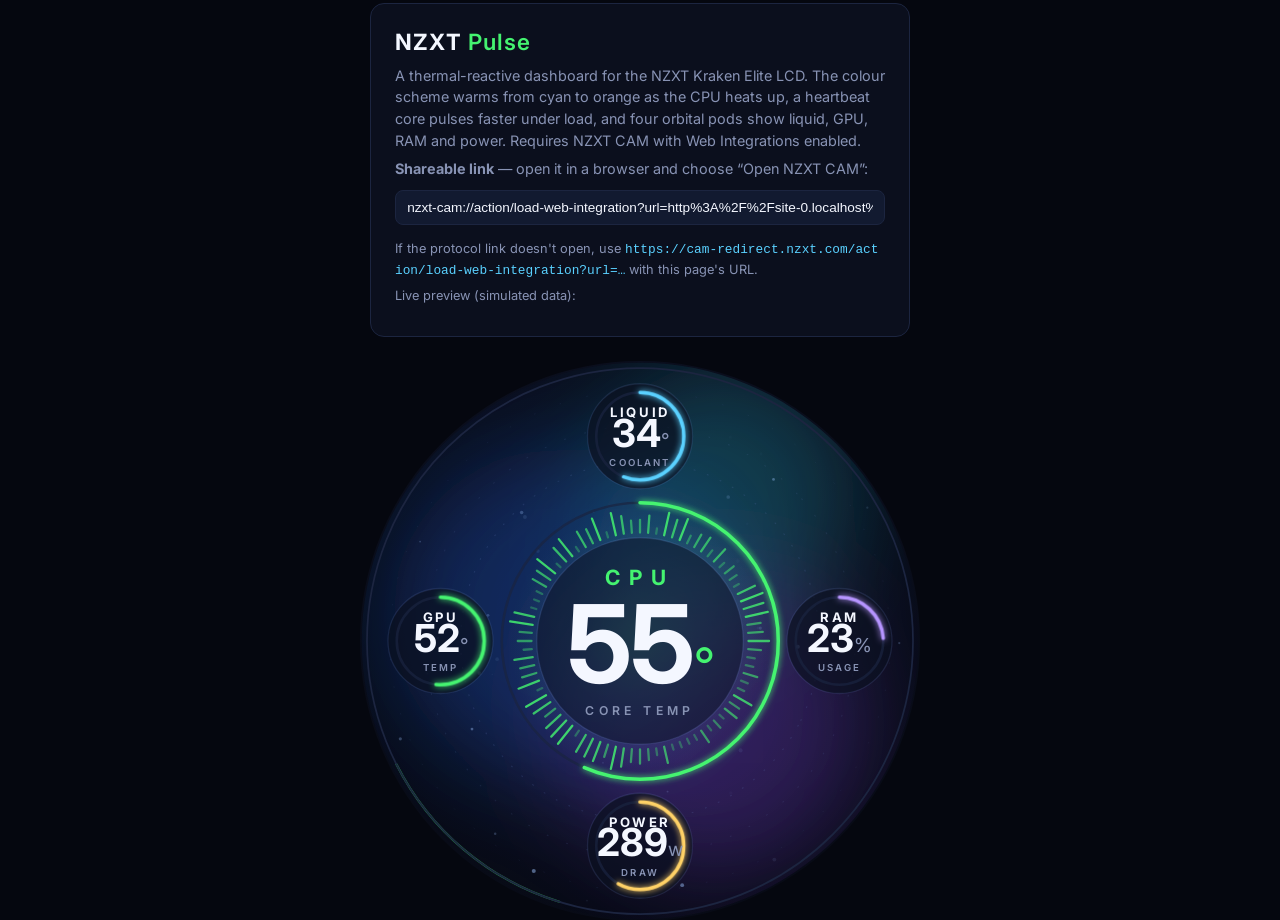
<file: pulse/index.html>
<!DOCTYPE html>
<html lang="en">
<head>
  <meta charset="UTF-8" />
  <meta name="viewport" content="width=device-width, initial-scale=1.0" />
  <title>NZXT Pulse — Kraken Elite Monitor</title>
  <!--
    NZXT "Pulse" web integration for the Kraken Elite LCD.

    An original thermal-reactive design: the whole accent colour shifts from
    cool cyan to hot orange as the CPU heats up, a radial spectrum ring
    breathes around a heartbeat core (its pulse rate rises with temperature),
    and four frosted "orbital pods" at the cardinal points keep every reading
    large and instantly legible. Loaded inside NZXT CAM (?kraken=1) it renders
    live data via window.nzxt.v1.onMonitoringDataUpdate; in a normal browser it
    shows a configuration card plus a simulated preview.
  -->
  <link rel="preconnect" href="https://fonts.googleapis.com" />
  <link rel="preconnect" href="https://fonts.gstatic.com" crossorigin />
  <link href="https://fonts.googleapis.com/css2?family=Inter:wght@300;400;500;600;700;800&display=swap" rel="stylesheet" />
  <link rel="stylesheet" href="styles.css" />
</head>
<body>
  <div id="config" class="config" hidden>
    <h1>NZXT <span>Pulse</span></h1>
    <p>
      A thermal-reactive dashboard for the NZXT Kraken Elite LCD. The colour
      scheme warms from cyan to orange as the CPU heats up, a heartbeat core
      pulses faster under load, and four orbital pods show liquid, GPU, RAM and
      power. Requires NZXT CAM with Web Integrations enabled.
    </p>
    <label for="share-url"><strong>Shareable link</strong> — open it in a browser and choose “Open NZXT CAM”:</label>
    <input id="share-url" type="text" readonly />
    <p class="hint">
      If the protocol link doesn't open, use
      <code>https://cam-redirect.nzxt.com/action/load-web-integration?url=…</code>
      with this page's URL.
    </p>
    <p class="hint">Live preview (simulated data):</p>
  </div>

  <div id="face-wrap" class="face-wrap">
    <svg id="face" viewBox="0 0 640 640" xmlns="http://www.w3.org/2000/svg" font-family="Inter, 'Segoe UI', sans-serif">
      <defs>
        <radialGradient id="bg-grad" cx="50%" cy="42%" r="75%">
          <stop offset="0%" stop-color="#10162b" />
          <stop offset="55%" stop-color="#0a0e1d" />
          <stop offset="100%" stop-color="#05070f" />
        </radialGradient>

        <!-- core heartbeat glow -->
        <radialGradient id="core-grad" cx="50%" cy="50%" r="50%">
          <stop offset="0%"  stop-color="var(--accent)" stop-opacity="0.55" />
          <stop offset="45%" stop-color="var(--accent)" stop-opacity="0.22" />
          <stop offset="100%" stop-color="var(--accent)" stop-opacity="0" />
        </radialGradient>

        <!-- soft glow for numbers / rings -->
        <filter id="glow" x="-60%" y="-60%" width="220%" height="220%">
          <feGaussianBlur stdDeviation="3.5" result="b" />
          <feMerge><feMergeNode in="b" /><feMergeNode in="SourceGraphic" /></feMerge>
        </filter>
        <filter id="glow-strong" x="-80%" y="-80%" width="260%" height="260%">
          <feGaussianBlur stdDeviation="6" result="b" />
          <feMerge><feMergeNode in="b" /><feMergeNode in="b" /><feMergeNode in="SourceGraphic" /></feMerge>
        </filter>
        <filter id="nebula-blur" x="-100%" y="-100%" width="300%" height="300%">
          <feGaussianBlur stdDeviation="55" />
        </filter>

        <clipPath id="face-clip"><circle cx="320" cy="320" r="318" /></clipPath>
      </defs>

      <!-- background -->
      <circle cx="320" cy="320" r="320" fill="url(#bg-grad)" />

      <g clip-path="url(#face-clip)">
        <!-- drifting nebula blobs (animated by script) -->
        <g id="nebula" filter="url(#nebula-blur)" opacity="0.9"></g>
        <!-- ambient particles + decorative rotating orbit rings (built by script) -->
        <g id="orbits"></g>
        <g id="particles"></g>
      </g>

      <!-- perimeter scanner sweep -->
      <g clip-path="url(#face-clip)">
        <path id="sweep" fill="none" stroke="var(--accent)" stroke-width="2.5" opacity="0.5" stroke-linecap="round" />
      </g>
      <circle cx="320" cy="320" r="312" fill="none" stroke="#1c2540" stroke-width="2" />

      <!-- ===== central CPU hero ===== -->
      <g id="g-core" text-anchor="middle">
        <!-- heartbeat halo (scaled/faded by script) -->
        <circle id="core-halo" cx="320" cy="320" r="150" fill="url(#core-grad)" />
        <!-- radial spectrum ring (bars built by script) -->
        <g id="spectrum"></g>
        <!-- CPU progress arc; pathLength trick = 100 units -->
        <circle id="cpu-track" cx="320" cy="320" r="158" fill="none" stroke="#1b2440"
                stroke-width="3" opacity="0.7" />
        <circle id="cpu-arc" cx="320" cy="320" r="158" fill="none" stroke="var(--accent)"
                stroke-width="4" stroke-linecap="round" pathLength="100"
                stroke-dasharray="0 100" transform="rotate(-90 320 320)" filter="url(#glow)" />
        <!-- glass core -->
        <circle cx="320" cy="320" r="118" class="core-glass" />
        <text x="320" y="256" class="hero-label">CPU</text>
        <text id="cpu-value" x="320" y="368" class="hero-value">--<tspan class="hero-unit">°</tspan></text>
        <text x="320" y="404" class="hero-sub">CORE TEMP</text>
      </g>

      <!-- ===== orbital pods ===== -->
      <!-- LIQUID (top) -->
      <g id="g-liquid" text-anchor="middle">
        <circle cx="320" cy="86" r="60" class="pod-glass" />
        <circle cx="320" cy="86" r="50" fill="none" stroke="#1b2440" stroke-width="3" opacity="0.7" />
        <circle id="liquid-arc" cx="320" cy="86" r="50" fill="none" stroke="var(--cool)"
                stroke-width="4" stroke-linecap="round" pathLength="100"
                stroke-dasharray="0 100" transform="rotate(-90 320 86)" filter="url(#glow)" />
        <text x="320" y="64" class="pod-label">LIQUID</text>
        <text id="liquid-value" x="320" y="98" class="pod-value">--<tspan class="pod-unit">°</tspan></text>
        <text x="320" y="120" class="pod-sub">COOLANT</text>
      </g>

      <!-- GPU (left) -->
      <g id="g-gpu" text-anchor="middle">
        <circle cx="92" cy="320" r="60" class="pod-glass" />
        <circle cx="92" cy="320" r="50" fill="none" stroke="#1b2440" stroke-width="3" opacity="0.7" />
        <circle id="gpu-arc" cx="92" cy="320" r="50" fill="none" stroke="var(--accent)"
                stroke-width="4" stroke-linecap="round" pathLength="100"
                stroke-dasharray="0 100" transform="rotate(-90 92 320)" filter="url(#glow)" />
        <text x="92" y="298" class="pod-label">GPU</text>
        <text id="gpu-value" x="92" y="332" class="pod-value">--<tspan class="pod-unit">°</tspan></text>
        <text x="92" y="354" class="pod-sub">TEMP</text>
      </g>

      <!-- RAM (right) -->
      <g id="g-ram" text-anchor="middle">
        <circle cx="548" cy="320" r="60" class="pod-glass" />
        <circle cx="548" cy="320" r="50" fill="none" stroke="#1b2440" stroke-width="3" opacity="0.7" />
        <circle id="ram-arc" cx="548" cy="320" r="50" fill="none" stroke="var(--mem)"
                stroke-width="4" stroke-linecap="round" pathLength="100"
                stroke-dasharray="0 100" transform="rotate(-90 548 320)" filter="url(#glow)" />
        <text x="548" y="298" class="pod-label">RAM</text>
        <text id="ram-value" x="548" y="332" class="pod-value">--<tspan class="pod-unit">%</tspan></text>
        <text x="548" y="354" class="pod-sub">USAGE</text>
      </g>

      <!-- POWER (bottom) -->
      <g id="g-power" text-anchor="middle">
        <circle cx="320" cy="554" r="60" class="pod-glass" />
        <circle cx="320" cy="554" r="50" fill="none" stroke="#1b2440" stroke-width="3" opacity="0.7" />
        <circle id="power-arc" cx="320" cy="554" r="50" fill="none" stroke="var(--pwr)"
                stroke-width="4" stroke-linecap="round" pathLength="100"
                stroke-dasharray="0 100" transform="rotate(-90 320 554)" filter="url(#glow)" />
        <text x="320" y="532" class="pod-label">POWER</text>
        <text id="power-value" x="320" y="566" class="pod-value">--<tspan class="pod-unit">w</tspan></text>
        <text x="320" y="588" class="pod-sub">DRAW</text>
      </g>
    </svg>
  </div>

  <script src="script.js"></script>
</body>
</html>
</file>
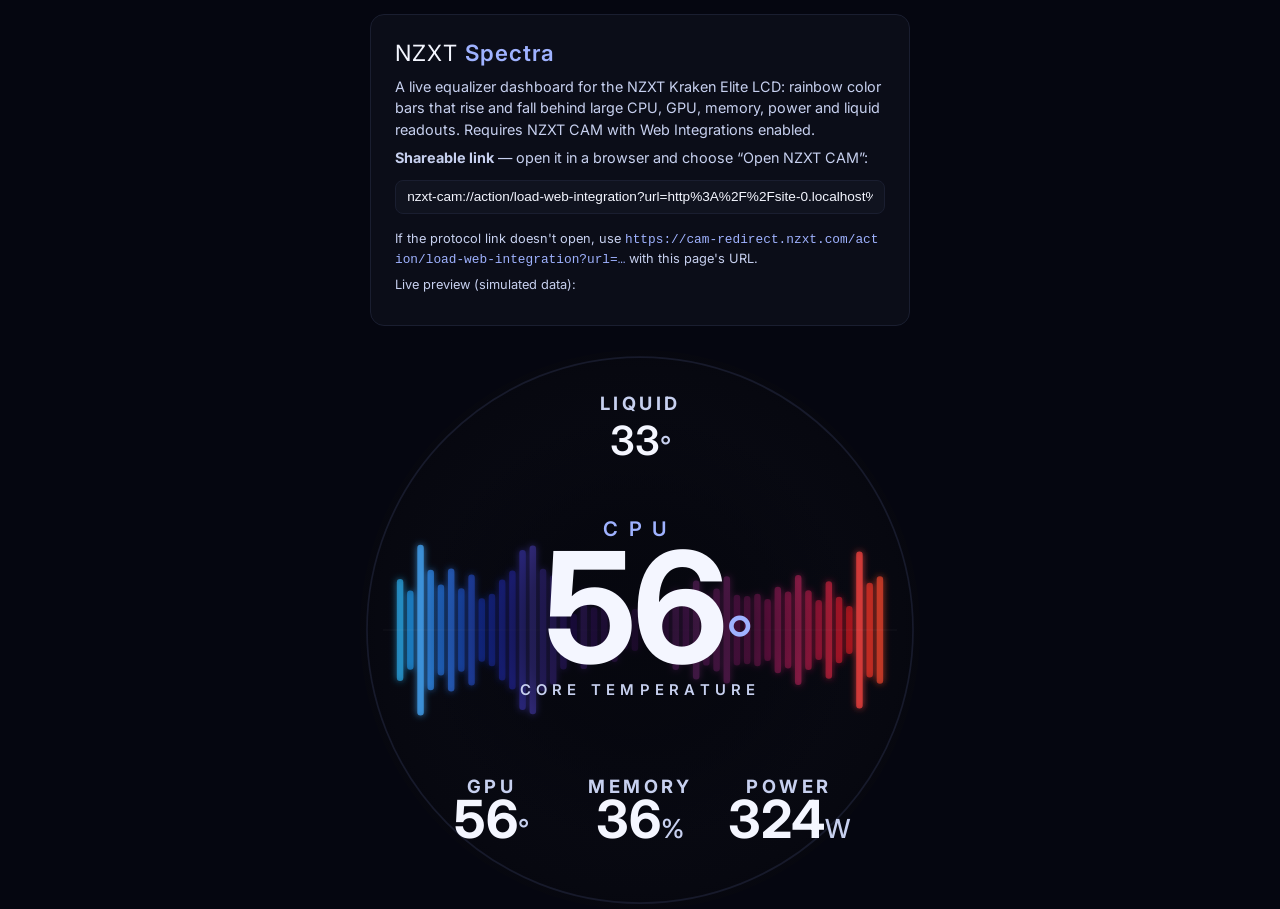
<file: spectra/index.html>
<!DOCTYPE html>
<html lang="en">
<head>
  <meta charset="UTF-8" />
  <meta name="viewport" content="width=device-width, initial-scale=1.0" />
  <title>NZXT Spectra — Kraken Elite Monitor</title>
  <!--
    NZXT "Spectra" web integration for the Kraken Elite LCD.

    A music-visualizer face: a full-width mirrored equalizer of rainbow color
    bars rises and falls behind the readouts with a natural, randomized motion
    (fast attack, gentle decay, per-bar random cadence — never a uniform sine).
    A gentle valley in the bar envelope plus a soft center vignette keep the
    numbers readable. Loaded inside NZXT CAM (?kraken=1) it renders live data via
    window.nzxt.v1.onMonitoringDataUpdate; in a normal browser it shows a
    configuration card plus a simulated preview.
  -->
  <link rel="preconnect" href="https://fonts.googleapis.com" />
  <link rel="preconnect" href="https://fonts.gstatic.com" crossorigin />
  <link href="https://fonts.googleapis.com/css2?family=Inter:wght@300;400;500;600;700;800&display=swap" rel="stylesheet" />
  <link rel="stylesheet" href="styles.css?v=20260713-c" />
</head>
<body>
  <div id="config" class="config" hidden>
    <h1>NZXT <span>Spectra</span></h1>
    <p>
      A live equalizer dashboard for the NZXT Kraken Elite LCD: rainbow color
      bars that rise and fall behind large CPU, GPU, memory, power and liquid
      readouts. Requires NZXT CAM with Web Integrations enabled.
    </p>
    <label for="share-url"><strong>Shareable link</strong> — open it in a browser and choose “Open NZXT CAM”:</label>
    <input id="share-url" type="text" readonly />
    <p class="hint">
      If the protocol link doesn't open, use
      <code>https://cam-redirect.nzxt.com/action/load-web-integration?url=…</code>
      with this page's URL.
    </p>
    <p class="hint">Live preview (simulated data):</p>
  </div>

  <div id="face-wrap" class="face-wrap">
    <svg id="face" viewBox="0 0 640 640" xmlns="http://www.w3.org/2000/svg" font-family="Inter, 'Segoe UI', sans-serif">
      <defs>
        <radialGradient id="bg-grad" cx="50%" cy="50%" r="72%">
          <stop offset="0%" stop-color="#0b0c16" />
          <stop offset="65%" stop-color="#070810" />
          <stop offset="100%" stop-color="#030309" />
        </radialGradient>
        <!-- soft bloom for the bars -->
        <filter id="bar-glow" x="-30%" y="-30%" width="160%" height="160%">
          <feGaussianBlur stdDeviation="4" result="b" />
          <feMerge><feMergeNode in="b" /><feMergeNode in="SourceGraphic" /></feMerge>
        </filter>
        <!-- center vignette to keep the readouts legible over the bars -->
        <radialGradient id="vignette" cx="50%" cy="50%" r="50%">
          <stop offset="0%"   stop-color="#05060d" stop-opacity="0.86" />
          <stop offset="52%"  stop-color="#05060d" stop-opacity="0.66" />
          <stop offset="100%" stop-color="#05060d" stop-opacity="0" />
        </radialGradient>
        <clipPath id="face-clip"><circle cx="320" cy="320" r="318" /></clipPath>
      </defs>

      <!-- background -->
      <circle cx="320" cy="320" r="320" fill="url(#bg-grad)" />

      <!-- equalizer + vignette (bars built by script) -->
      <g clip-path="url(#face-clip)">
        <g id="bars" filter="url(#bar-glow)"></g>
        <line id="mid-line" x1="26" y1="320" x2="614" y2="320" stroke="#ffffff" stroke-width="1" opacity="0.05" />
        <circle cx="320" cy="320" r="250" fill="url(#vignette)" />
      </g>

      <!-- bezel -->
      <circle cx="320" cy="320" r="312" fill="none" stroke="#171a2b" stroke-width="2" />

      <!-- top: liquid -->
      <g text-anchor="middle">
        <text x="320" y="68" class="micro-label">LIQUID</text>
        <text id="liquid-value" x="320" y="120" class="top-value">--<tspan class="unit">°</tspan></text>
      </g>

      <!-- center: CPU hero -->
      <g text-anchor="middle">
        <text x="320" y="212" class="cpu-label">CPU</text>
        <text id="cpu-value" x="328" y="358" class="cpu-value">--<tspan class="cpu-unit">°</tspan></text>
        <text x="320" y="394" class="cpu-sub">CORE TEMPERATURE</text>
      </g>

      <!-- bottom: three readouts -->
      <g text-anchor="middle">
        <text x="150" y="506" class="micro-label">GPU</text>
        <text id="gpu-value" x="150" y="558" class="stat-value">--<tspan class="unit">°</tspan></text>

        <text x="320" y="506" class="micro-label">MEMORY</text>
        <text id="ram-value" x="320" y="558" class="stat-value">--<tspan class="unit">%</tspan></text>

        <text x="490" y="506" class="micro-label">POWER</text>
        <text id="power-value" x="490" y="558" class="stat-value">--<tspan class="unit">W</tspan></text>
      </g>
    </svg>
  </div>

  <script src="script.js?v=20260713-c"></script>
</body>
</html>
</file>
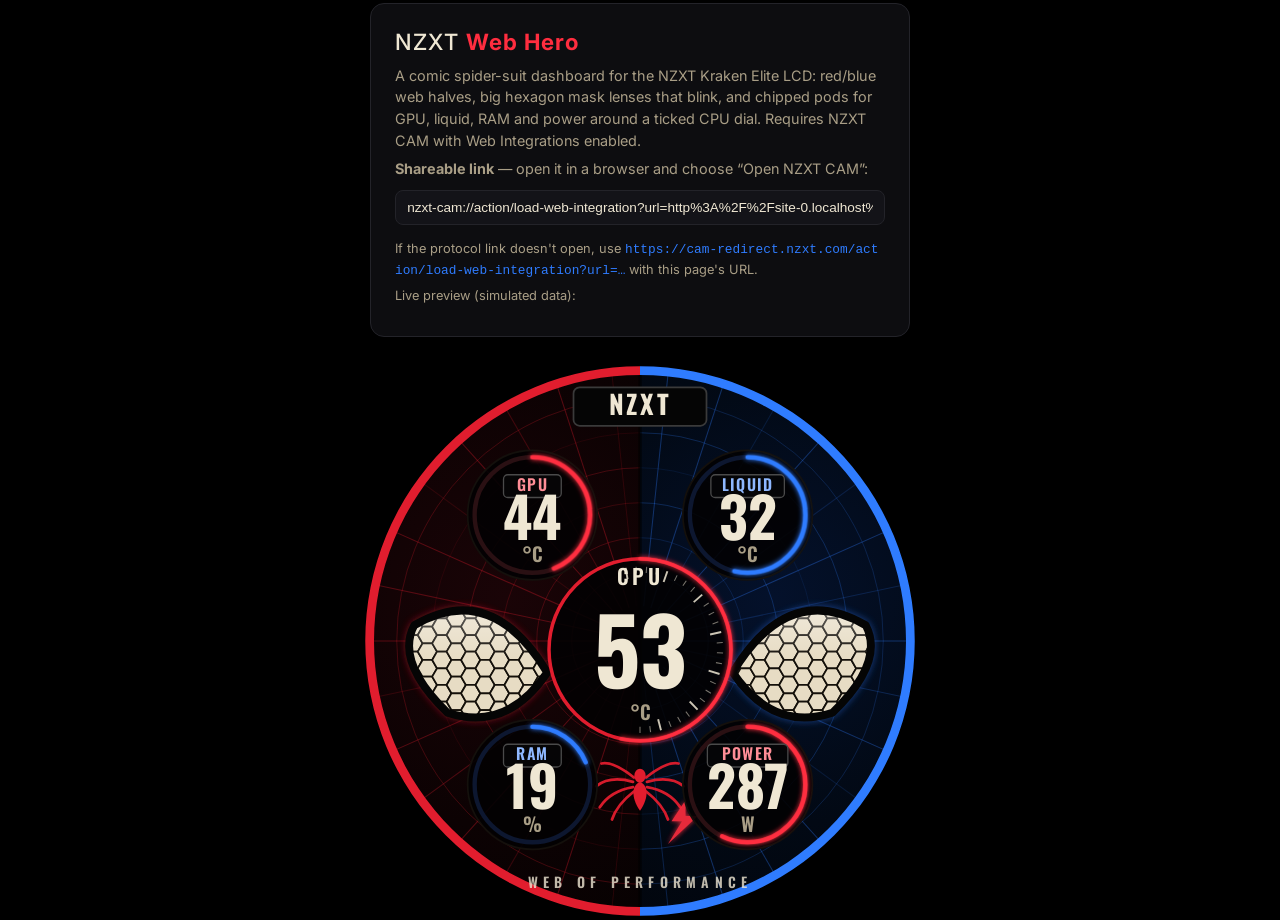
<file: webhero/index.html>
<!DOCTYPE html>
<html lang="en">
<head>
  <meta charset="UTF-8" />
  <meta name="viewport" content="width=device-width, initial-scale=1.0" />
  <title>NZXT Web Hero — Kraken Elite Monitor</title>
  <!--
    NZXT "Web Hero" web integration for the Kraken Elite LCD.

    Comic spider-suit theme on a near-black canvas: a red (left) / blue (right)
    web split drawn as line art, two big hexagon-mesh mask lenses that blink,
    four label-chipped pods (GPU / LIQUID / RAM / POWER), a ticked central CPU
    dial, a spider emblem and a lightning bolt. Loaded inside NZXT CAM
    (?kraken=1) it renders live data via window.nzxt.v1.onMonitoringDataUpdate;
    in a normal browser it shows a config card plus a simulated preview.
  -->
  <link rel="preconnect" href="https://fonts.googleapis.com" />
  <link rel="preconnect" href="https://fonts.gstatic.com" crossorigin />
  <link href="https://fonts.googleapis.com/css2?family=Oswald:wght@500;600;700&family=Inter:wght@600;700;800&display=swap" rel="stylesheet" />
  <link rel="stylesheet" href="styles.css?v=20260713-b" />
</head>
<body>
  <div id="config" class="config" hidden>
    <h1>NZXT <span>Web Hero</span></h1>
    <p>
      A comic spider-suit dashboard for the NZXT Kraken Elite LCD: red/blue web
      halves, big hexagon mask lenses that blink, and chipped pods for GPU,
      liquid, RAM and power around a ticked CPU dial. Requires NZXT CAM with
      Web Integrations enabled.
    </p>
    <label for="share-url"><strong>Shareable link</strong> — open it in a browser and choose “Open NZXT CAM”:</label>
    <input id="share-url" type="text" readonly />
    <p class="hint">
      If the protocol link doesn't open, use
      <code>https://cam-redirect.nzxt.com/action/load-web-integration?url=…</code>
      with this page's URL.
    </p>
    <p class="hint">Live preview (simulated data):</p>
  </div>

  <div id="face-wrap" class="face-wrap">
    <svg id="face" viewBox="0 0 640 640" xmlns="http://www.w3.org/2000/svg">
      <defs>
        <radialGradient id="red-grad" cx="26%" cy="42%" r="82%">
          <stop offset="0%" stop-color="#1a0407" />
          <stop offset="50%" stop-color="#0c0203" />
          <stop offset="100%" stop-color="#030101" />
        </radialGradient>
        <radialGradient id="blue-grad" cx="74%" cy="42%" r="82%">
          <stop offset="0%" stop-color="#04112b" />
          <stop offset="50%" stop-color="#020914" />
          <stop offset="100%" stop-color="#010308" />
        </radialGradient>
        <filter id="eye-glow" x="-40%" y="-40%" width="180%" height="180%">
          <feGaussianBlur stdDeviation="5" result="b" />
          <feMerge><feMergeNode in="b" /><feMergeNode in="SourceGraphic" /></feMerge>
        </filter>
        <filter id="soft-glow" x="-60%" y="-60%" width="220%" height="220%">
          <feGaussianBlur stdDeviation="3" result="b" />
          <feMerge><feMergeNode in="b" /><feMergeNode in="SourceGraphic" /></feMerge>
        </filter>
        <!-- lens sheen: brighter at the top, fading down -->
        <linearGradient id="lens-sheen" x1="0" y1="0" x2="0" y2="1">
          <stop offset="0%" stop-color="#ffffff" stop-opacity="0.35" />
          <stop offset="45%" stop-color="#ffffff" stop-opacity="0" />
        </linearGradient>
        <clipPath id="face-clip"><circle cx="320" cy="320" r="318" /></clipPath>
        <clipPath id="left-half"><rect x="0" y="0" width="320" height="640" /></clipPath>
        <clipPath id="right-half"><rect x="320" y="0" width="320" height="640" /></clipPath>
        <!-- eye lens shapes (also used to clip the honeycomb) -->
        <clipPath id="clip-eye-left">
          <path d="M 214 356 Q 150 250 62 302 Q 40 344 100 402 Q 168 424 214 356 Z" />
        </clipPath>
        <clipPath id="clip-eye-right">
          <path d="M 426 356 Q 490 250 578 302 Q 600 344 540 402 Q 472 424 426 356 Z" />
        </clipPath>
      </defs>

      <!-- background: near-black with faint red/blue tint -->
      <g clip-path="url(#face-clip)">
        <g clip-path="url(#left-half)"><rect x="0" y="0" width="640" height="640" fill="url(#red-grad)" /></g>
        <g clip-path="url(#right-half)"><rect x="0" y="0" width="640" height="640" fill="url(#blue-grad)" /></g>
        <!-- web line art (built by script) -->
        <g clip-path="url(#left-half)"><g id="web-left"></g></g>
        <g clip-path="url(#right-half)"><g id="web-right"></g></g>
        <line x1="320" y1="2" x2="320" y2="638" stroke="#000000" stroke-width="4" opacity="0.6" />
      </g>

      <!-- bezel -->
      <circle cx="320" cy="320" r="316" fill="none" stroke="#000000" stroke-width="7" />
      <g clip-path="url(#face-clip)">
        <path d="M 6 320 A 314 314 0 0 1 320 6 L 320 16 A 304 304 0 0 0 16 320 Z" fill="#e11d2e" />
        <path d="M 320 6 A 314 314 0 0 1 634 320 L 624 320 A 304 304 0 0 0 320 16 Z" fill="#2f7cff" />
        <path d="M 634 320 A 314 314 0 0 1 320 634 L 320 624 A 304 304 0 0 0 624 320 Z" fill="#2f7cff" />
        <path d="M 320 634 A 314 314 0 0 1 6 320 L 16 320 A 304 304 0 0 0 320 624 Z" fill="#e11d2e" />
      </g>

      <!-- ===== mask lenses (hexes injected by script; whole group blinks) ===== -->
      <g id="eyes">
        <!-- LEFT lens -->
        <path class="eye-rim rim-red"
              d="M 214 356 Q 150 250 62 302 Q 40 344 100 402 Q 168 424 214 356 Z" filter="url(#eye-glow)" />
        <g clip-path="url(#clip-eye-left)">
          <g id="hex-left"></g>
          <path d="M 214 356 Q 150 250 62 302 Q 40 344 100 402 Q 168 424 214 356 Z" fill="url(#lens-sheen)" />
        </g>
        <path class="eye-outline"
              d="M 214 356 Q 150 250 62 302 Q 40 344 100 402 Q 168 424 214 356 Z" />

        <!-- RIGHT lens -->
        <path class="eye-rim rim-blue"
              d="M 426 356 Q 490 250 578 302 Q 600 344 540 402 Q 472 424 426 356 Z" filter="url(#eye-glow)" />
        <g clip-path="url(#clip-eye-right)">
          <g id="hex-right"></g>
          <path d="M 426 356 Q 490 250 578 302 Q 600 344 540 402 Q 472 424 426 356 Z" fill="url(#lens-sheen)" />
        </g>
        <path class="eye-outline"
              d="M 426 356 Q 490 250 578 302 Q 600 344 540 402 Q 472 424 426 356 Z" />
      </g>

      <!-- NZXT banner -->
      <g text-anchor="middle">
        <rect x="244" y="30" width="152" height="44" rx="7" fill="#050505" stroke="#3a3a3a" stroke-width="2" />
        <text x="320" y="62" class="banner">NZXT</text>
      </g>

      <!-- GPU pod (top-left) -->
      <g text-anchor="middle">
        <circle cx="197" cy="176" r="74" class="pod-bg" />
        <circle cx="197" cy="176" r="66" fill="none" stroke="#2a1013" stroke-width="5" />
        <circle id="gpu-arc" cx="197" cy="176" r="66" fill="none" stroke="#ff2d3f"
                stroke-width="5" stroke-linecap="round" pathLength="100"
                stroke-dasharray="0 100" transform="rotate(-90 197 176)" filter="url(#soft-glow)" />
        <g class="chip"><rect x="164" y="130" width="66" height="26" rx="5" /><text x="197" y="148" class="chip-text lbl-red">GPU</text></g>
        <text id="gpu-value" x="197" y="204" class="pod-value">--</text>
        <text x="197" y="230" class="pod-unit">°C</text>
      </g>

      <!-- LIQUID pod (top-right) -->
      <g text-anchor="middle">
        <circle cx="443" cy="176" r="74" class="pod-bg" />
        <circle cx="443" cy="176" r="66" fill="none" stroke="#0d1730" stroke-width="5" />
        <circle id="liquid-arc" cx="443" cy="176" r="66" fill="none" stroke="#2f7cff"
                stroke-width="5" stroke-linecap="round" pathLength="100"
                stroke-dasharray="0 100" transform="rotate(-90 443 176)" filter="url(#soft-glow)" />
        <g class="chip"><rect x="401" y="130" width="84" height="26" rx="5" /><text x="443" y="148" class="chip-text lbl-blue">LIQUID</text></g>
        <text id="liquid-value" x="443" y="204" class="pod-value">--</text>
        <text x="443" y="230" class="pod-unit">°C</text>
      </g>

      <!-- CPU dial (centre) -->
      <g text-anchor="middle">
        <circle cx="320" cy="330" r="104" class="pod-bg" />
        <circle cx="320" cy="330" r="104" fill="none" stroke="#e11d2e" stroke-width="4" />
        <g id="cpu-ticks"></g>
        <circle id="cpu-arc" cx="320" cy="330" r="104" fill="none" stroke="#ff2d3f"
                stroke-width="4" stroke-linecap="round" pathLength="100"
                stroke-dasharray="0 100" transform="rotate(-90 320 330)" filter="url(#soft-glow)" />
        <text x="320" y="256" class="cpu-label">CPU</text>
        <text id="cpu-value" x="320" y="374" class="cpu-value">--</text>
        <text x="320" y="410" class="pod-unit">°C</text>
      </g>

      <!-- spider emblem + lightning bolt (drawn by script) -->
      <g id="spider" transform="translate(320 484)"></g>
      <path id="bolt" d="M 372 502 L 356 526 L 368 526 L 352 552 L 386 520 L 372 520 Z"
            fill="#ff2d3f" opacity="0.9" filter="url(#soft-glow)" />

      <!-- RAM pod (bottom-left) -->
      <g text-anchor="middle">
        <circle cx="197" cy="484" r="74" class="pod-bg" />
        <circle cx="197" cy="484" r="66" fill="none" stroke="#0d1730" stroke-width="5" />
        <circle id="ram-arc" cx="197" cy="484" r="66" fill="none" stroke="#2f7cff"
                stroke-width="5" stroke-linecap="round" pathLength="100"
                stroke-dasharray="0 100" transform="rotate(-90 197 484)" filter="url(#soft-glow)" />
        <g class="chip"><rect x="164" y="438" width="66" height="26" rx="5" /><text x="197" y="456" class="chip-text lbl-blue">RAM</text></g>
        <text id="ram-value" x="197" y="512" class="pod-value">--</text>
        <text x="197" y="538" class="pod-unit">%</text>
      </g>

      <!-- POWER pod (bottom-right) -->
      <g text-anchor="middle">
        <circle cx="443" cy="484" r="74" class="pod-bg" />
        <circle cx="443" cy="484" r="66" fill="none" stroke="#2a1013" stroke-width="5" />
        <circle id="power-arc" cx="443" cy="484" r="66" fill="none" stroke="#ff2d3f"
                stroke-width="5" stroke-linecap="round" pathLength="100"
                stroke-dasharray="0 100" transform="rotate(-90 443 484)" filter="url(#soft-glow)" />
        <g class="chip"><rect x="397" y="438" width="92" height="26" rx="5" /><text x="443" y="456" class="chip-text lbl-red">POWER</text></g>
        <text id="power-value" x="443" y="512" class="pod-value">--</text>
        <text x="443" y="538" class="pod-unit">W</text>
      </g>

      <text x="320" y="602" text-anchor="middle" class="tagline">WEB OF PERFORMANCE</text>
    </svg>
  </div>

  <script src="script.js?v=20260713-b"></script>
</body>
</html>
</file>
<file: aurora/styles.css>
/*
  NZXT "Fluid Dynamics — Aurora" theme. Same circular face as the original
  Fluid Dynamics layout but with a cyan/magenta colour scheme: cyan energy
  on the left side, magenta on the right, orange for power. Designed for the
  640×640 round Kraken Elite LCD.
*/

:root {
  --bg: #03050c;
  --cyan: #22d3ee;
  --cyan-soft: #67e8f9;
  --magenta: #d946ef;
  --magenta-soft: #e879f9;
  --orange: #f97316;
  --text: #f3f4f6;
  --muted: #94a3b8;
  --panel: #0b0e18;
  --border: #1f2433;
}

html, body {
  height: 100%;
  margin: 0;
  padding: 0;
  background: var(--bg);
  color: var(--text);
  font-family: 'Inter', 'Segoe UI', Tahoma, sans-serif;
}

body {
  display: flex;
  flex-direction: column;
  align-items: center;
  justify-content: center;
  gap: 1.5rem;
}

body.kraken {
  /* On the LCD: face fills the screen edge to edge */
  gap: 0;
}

.face-wrap {
  width: min(100vw, 100vh);
  height: min(100vw, 100vh);
  flex: none;
}

body:not(.kraken) .face-wrap {
  width: min(90vw, 560px);
  height: min(90vw, 560px);
}

#face {
  width: 100%;
  height: 100%;
  display: block;
}

/* ---- SVG typography ---- */

.logo {
  font-size: 34px;
  font-weight: 800;
  letter-spacing: 2px;
  fill: #ffffff;
}

.subtitle {
  font-size: 14px;
  font-weight: 600;
  letter-spacing: 4px;
  fill: #cbd5e1;
}

.arc-label {
  font-size: 14px;
  font-weight: 600;
  letter-spacing: 3.5px;
  fill: #d1d5db;
}

.small-label {
  font-size: 16px;
  font-weight: 600;
  letter-spacing: 2.5px;
  fill: #e2e8f0;
}

.tiny-label {
  font-size: 10.5px;
  font-weight: 600;
  letter-spacing: 1.8px;
  fill: var(--muted);
}

.mid-value {
  font-size: 40px;
  font-weight: 700;
  fill: #ffffff;
}

.mid-value .unit {
  font-size: 20px;
  font-weight: 600;
  fill: #d1d5db;
}

.cpu-title {
  font-size: 27px;
  font-weight: 600;
  letter-spacing: 3px;
  fill: #e2e8f0;
}

.big-value {
  font-size: 98px;
  font-weight: 700;
  fill: #ffffff;
}

.cpu-sub {
  font-size: 13.5px;
  font-weight: 600;
  letter-spacing: 3px;
  fill: #94a3b8;
}

.clock {
  font-size: 27px;
  font-weight: 600;
  letter-spacing: 2px;
  fill: #e5e7eb;
}

.clock-date {
  font-size: 13px;
  font-weight: 600;
  letter-spacing: 2.5px;
  fill: var(--muted);
}

/* ---- gauge arcs ---- */

.arc {
  fill: none;
  stroke-width: 4.5;
  stroke-linecap: round;
  stroke-dasharray: 0 100;
  transition: stroke-dasharray 0.6s ease;
}

.arc-big {
  stroke-width: 6;
}

.arc-cyan { stroke: url(#grad-cyan); }
.arc-magenta { stroke: url(#grad-magenta); }
.arc-orange { stroke: url(#grad-orange); }
.arc-cpu { stroke: url(#grad-cpu); }

/* faint full ring under each value arc, in the gauge's accent colour */
.ring-under {
  fill: none;
  stroke-width: 1.5;
  opacity: 0.3;
}

.ring-cyan { stroke: #0e7490; }
.ring-magenta { stroke: #86198f; }
.ring-orange { stroke: #9a3412; }
.ring-cpu { stroke: #155e75; }

/* ---- stat pills (SVG, built by script) ---- */

.pill-bg {
  fill: var(--panel);
  stroke: var(--border);
  stroke-width: 1.5;
}

.pill-icon-bg {
  fill: #121624;
}

.pill-label {
  font-size: 9.5px;
  font-weight: 600;
  letter-spacing: 1.6px;
  fill: #cbd5e1;
}

.pill-value {
  font-size: 17px;
  font-weight: 700;
  fill: #ffffff;
}

.pill-unit {
  font-size: 10px;
  font-weight: 600;
  fill: var(--muted);
}

/* ---- aurora beams & particles ---- */

#beams path,
#beams-haze path {
  fill: none;
  stroke-linecap: round;
}

#particles circle {
  fill: #7dd3fc;
}

/* ---- configuration card (browser only) ---- */

.config {
  width: 90%;
  max-width: 540px;
  background: var(--panel);
  border: 1px solid var(--border);
  border-radius: 14px;
  padding: 1.5rem;
  box-sizing: border-box;
  margin-top: 1.5rem;
}

.config h1 {
  margin: 0 0 0.6rem;
  font-size: 1.4rem;
  letter-spacing: 1px;
}

.config h1 span {
  color: var(--cyan);
  font-weight: 600;
}

.config p,
.config label {
  font-size: 0.9rem;
  line-height: 1.5;
  color: var(--muted);
  margin: 0.4rem 0;
  display: block;
}

.config .hint {
  font-size: 0.8rem;
}

.config code {
  color: var(--cyan-soft);
  word-break: break-all;
}

.config input[type='text'] {
  width: 100%;
  box-sizing: border-box;
  padding: 0.55rem 0.7rem;
  margin: 0.3rem 0 0.5rem;
  border: 1px solid var(--border);
  border-radius: 8px;
  background: #121624;
  color: var(--text);
  font-size: 0.85rem;
}

.config input[type='text']:focus {
  outline: none;
  border-color: var(--cyan);
}
</file>
<file: circuit/styles.css>
/*
  NZXT "Circuit" theme — dark PCB face with golden traces, glass telemetry
  modules and amber text. Designed for the 640×640 round Kraken Elite LCD.
*/

:root {
  --bg: #040302;
  --gold: #fbbf24;
  --gold-bright: #fde68a;
  --gold-dim: #b98c2e;
  --panel: #0b0a07;
  --border: #2a261d;
}

html, body {
  height: 100%;
  margin: 0;
  padding: 0;
  background: var(--bg);
  color: var(--gold-bright);
  font-family: 'Inter', 'Segoe UI', Tahoma, sans-serif;
}

body {
  display: flex;
  flex-direction: column;
  align-items: center;
  justify-content: center;
  gap: 1.5rem;
}

body.kraken {
  /* On the LCD: face fills the screen edge to edge */
  gap: 0;
}

.face-wrap {
  width: min(100vw, 100vh);
  height: min(100vw, 100vh);
  flex: none;
}

body:not(.kraken) .face-wrap {
  width: min(90vw, 560px);
  height: min(90vw, 560px);
}

#face {
  width: 100%;
  height: 100%;
  display: block;
}

/* ---- SVG typography ---- */

.logo {
  font-size: 26px;
  font-weight: 800;
  letter-spacing: 3px;
  fill: #f5f5f4;
}

.mod-label {
  font-size: 15px;
  font-weight: 600;
  letter-spacing: 4px;
  fill: #e7c873;
}

.mod-sub {
  font-size: 11px;
  font-weight: 600;
  letter-spacing: 2.5px;
  fill: var(--gold-dim);
}

.mod-value {
  font-size: 48px;
  font-weight: 700;
  fill: var(--gold-bright);
}

.mod-value .unit,
.side-value .unit {
  font-size: 24px;
  font-weight: 600;
  fill: #e7c873;
}

.cpu-label {
  font-size: 23px;
  font-weight: 600;
  letter-spacing: 5px;
  fill: #f1dca2;
}

.cpu-value {
  font-size: 104px;
  font-weight: 700;
  fill: var(--gold-bright);
}

.side-value {
  font-size: 58px;
  font-weight: 700;
  fill: var(--gold-bright);
}

.gold-icon {
  stroke: #fcd34d;
}

/* ---- PCB layers (elements built by script) ---- */

#traces path {
  fill: none;
  stroke-linecap: round;
  stroke-linejoin: round;
}

#sparks path {
  fill: none;
  stroke: #fff7e0;
  stroke-linecap: round;
  stroke-linejoin: round;
}

/* glass module rims */
.glass-outer {
  fill: rgba(20, 17, 11, 0.55);
  stroke: url(#glass-rim-shimmer);
  stroke-width: 3;
}

.glass-inner {
  fill: var(--panel);
  stroke: #6b5520;
  stroke-width: 1.2;
}

.screw {
  fill: #161208;
  stroke: #caa64a;
  stroke-width: 1.2;
}

.screw-slot {
  stroke: #caa64a;
  stroke-width: 1.1;
  stroke-linecap: round;
}

/* ---- configuration card (browser only) ---- */

.config {
  width: 90%;
  max-width: 540px;
  background: #0e0c08;
  border: 1px solid var(--border);
  border-radius: 14px;
  padding: 1.5rem;
  box-sizing: border-box;
  margin-top: 1.5rem;
  color: #d6c294;
}

.config h1 {
  margin: 0 0 0.6rem;
  font-size: 1.4rem;
  letter-spacing: 1px;
  color: #f5f5f4;
}

.config h1 span {
  color: var(--gold);
  font-weight: 600;
}

.config p,
.config label {
  font-size: 0.9rem;
  line-height: 1.5;
  color: #a89263;
  margin: 0.4rem 0;
  display: block;
}

.config .hint {
  font-size: 0.8rem;
}

.config code {
  color: var(--gold);
  word-break: break-all;
}

.config input[type='text'] {
  width: 100%;
  box-sizing: border-box;
  padding: 0.55rem 0.7rem;
  margin: 0.3rem 0 0.5rem;
  border: 1px solid var(--border);
  border-radius: 8px;
  background: #14110b;
  color: var(--gold-bright);
  font-size: 0.85rem;
}

.config input[type='text']:focus {
  outline: none;
  border-color: var(--gold);
}
</file>
<file: lumen/styles.css>
/*
  NZXT "Lumen" theme — minimal-luxury face for the 640×640 round Kraken Elite
  LCD. Near-black canvas, warm platinum type, a single champagne hairline ring.
  Everything is about typography and negative space; motion is deliberately
  understated.
*/

:root {
  --bg: #060607;
  --text: #f3f1ec;       /* warm platinum white */
  --muted: #6f6a61;      /* quiet labels */
  --accent: #cdb886;     /* champagne */
}

html, body {
  height: 100%;
  margin: 0;
  padding: 0;
  background: var(--bg);
  color: var(--text);
  font-family: 'Inter', 'Segoe UI', Tahoma, sans-serif;
}

body {
  display: flex;
  flex-direction: column;
  align-items: center;
  justify-content: center;
  gap: 1.5rem;
}

body.kraken { gap: 0; }

.face-wrap {
  width: min(100vw, 100vh);
  height: min(100vw, 100vh);
  flex: none;
}

body:not(.kraken) .face-wrap {
  width: min(90vw, 560px);
  height: min(90vw, 560px);
}

#face { width: 100%; height: 100%; display: block; }

/* ---- typography ---- */

.micro-label {
  font-size: 16px;
  font-weight: 500;
  letter-spacing: 6px;
  fill: var(--muted);
}

/* gold label variant (GPU / MEMORY / POWER) */
.label-gold { fill: var(--accent); }

/* CPU hero — large, light, confident */
.hero-label {
  font-size: 21px;
  font-weight: 500;
  letter-spacing: 14px;
  fill: var(--accent);
}

.hero-value {
  font-size: 226px;
  font-weight: 200;
  letter-spacing: -6px;
  fill: var(--text);
}

.hero-value .hero-unit {
  font-size: 96px;
  font-weight: 200;
  letter-spacing: 0;
  fill: var(--accent);
}

.hero-sub {
  font-size: 15px;
  font-weight: 500;
  letter-spacing: 7px;
  fill: var(--muted);
}

/* top liquid readout */
.top-value {
  font-size: 52px;
  font-weight: 300;
  fill: var(--text);
}

.top-value .top-unit {
  font-size: 30px;
  font-weight: 300;
  fill: var(--accent);
}

/* bottom stats */
.stat-value {
  font-size: 52px;
  font-weight: 300;
  fill: var(--text);
}

.stat-value .stat-unit {
  font-size: 26px;
  font-weight: 400;
  fill: var(--accent);
}

/* ---- configuration card (browser only) ---- */

.config {
  width: 90%;
  max-width: 540px;
  background: #0c0c0e;
  border: 1px solid #1c1c22;
  border-radius: 14px;
  padding: 1.5rem;
  box-sizing: border-box;
  margin-top: 1.5rem;
}

.config h1 {
  margin: 0 0 0.6rem;
  font-size: 1.4rem;
  font-weight: 300;
  letter-spacing: 1px;
}

.config h1 span { color: var(--accent); font-weight: 500; }

.config p,
.config label {
  font-size: 0.9rem;
  line-height: 1.5;
  color: var(--muted);
  margin: 0.4rem 0;
  display: block;
}

.config .hint { font-size: 0.8rem; }

.config code { color: var(--accent); word-break: break-all; }

.config input[type='text'] {
  width: 100%;
  box-sizing: border-box;
  padding: 0.55rem 0.7rem;
  margin: 0.3rem 0 0.5rem;
  border: 1px solid #1c1c22;
  border-radius: 8px;
  background: #101013;
  color: var(--text);
  font-size: 0.85rem;
}

.config input[type='text']:focus { outline: none; border-color: var(--accent); }
</file>
<file: monolith/styles.css>
﻿:root {
  color-scheme: dark;
  font-family: "Arial Narrow", "Roboto Condensed", "Segoe UI", sans-serif;
  --ink: #14130f;
  --ink-soft: #454039;
  --accent: #ec3214;
  --accent-dark: #9d1708;
  --shadow: rgba(37, 31, 25, 0.42);
  --scale: 1;
  --fan-duration: 2800ms;
}

* { box-sizing: border-box; }

html,
body {
  width: 100%;
  height: 100%;
  margin: 0;
  overflow: hidden;
  background: #050504;
}

body { display: grid; place-items: center; }

.screen-shell {
  position: relative;
  width: 640px;
  height: 640px;
  flex: 0 0 auto;
  transform: scale(var(--scale));
  transform-origin: center;
}

.display {
  position: relative;
  width: 640px;
  height: 640px;
  overflow: hidden;
  border-radius: 50%;
  isolation: isolate;
  color: var(--ink);
  background: #bcb5aa;
  box-shadow: 0 0 0 6px #12110f, 0 0 0 9px #615a52, 0 20px 72px #000;
}

.material {
  position: absolute;
  z-index: -5;
  inset: 0;
  background-image: linear-gradient(rgba(202, 197, 189, 0.1), rgba(118, 109, 98, 0.15)), url("concrete-surface.png");
  background-size: cover;
  background-position: center;
  filter: saturate(0.72) contrast(1.04) brightness(1.04);
  transform: scale(1.04);
  animation: material-breathe 12s ease-in-out infinite alternate;
}

.material::after {
  content: "";
  position: absolute;
  inset: 0;
  opacity: 0.18;
  background-image: repeating-linear-gradient(112deg, transparent 0 3px, rgba(33, 28, 21, 0.09) 4px, transparent 5px 10px);
  mix-blend-mode: multiply;
}

.ambient-light {
  position: absolute;
  z-index: -4;
  inset: 0;
  background: radial-gradient(circle at 48% 40%, rgba(255, 248, 230, 0.35), transparent 38%), radial-gradient(circle at 72% 14%, rgba(255, 119, 65, 0.14), transparent 25%);
  animation: light-drift 10s ease-in-out infinite alternate;
}

.outer-bezel,
.outer-accent,
.glass { position: absolute; pointer-events: none; border-radius: 50%; }

.outer-bezel {
  z-index: 15;
  inset: 8px;
  border: 2px solid rgba(22, 21, 18, 0.9);
  box-shadow: inset 0 0 0 4px rgba(240, 232, 218, 0.58), inset 0 0 28px rgba(20, 18, 14, 0.62);
}

.outer-accent {
  z-index: 16;
  inset: 15px;
  border: 4px solid transparent;
  background: conic-gradient(from -40deg, transparent 0 3%, var(--accent) 3% 28%, transparent 28% 53%, var(--accent) 53% 79%, transparent 79%) border-box;
  -webkit-mask: linear-gradient(#000 0 0) padding-box, linear-gradient(#000 0 0);
  -webkit-mask-composite: xor;
  mask-composite: exclude;
  animation: bezel-current 6s ease-in-out infinite;
}

.glass {
  z-index: 30;
  inset: 0;
  background: linear-gradient(118deg, rgba(255,255,255,0.16), transparent 22%, transparent 70%, rgba(255,255,255,0.05));
  box-shadow: inset 0 0 80px rgba(0, 0, 0, 0.36);
}

.side-title {
  position: absolute;
  z-index: 4;
  top: 170px;
  width: 220px;
  color: #29261f;
  font-size: 13px;
  font-weight: 800;
  letter-spacing: 4px;
  text-align: center;
  opacity: 0.8;
}

.side-title i,
.eyebrow i,
.dial-label i {
  display: inline-block;
  border-radius: 50%;
  background: var(--accent);
}

.side-title i { width: 8px; height: 8px; margin-right: 10px; }
.side-title-left { left: -40px; transform: rotate(-70deg); }
.side-title-right { right: -40px; transform: rotate(70deg); }

.brand {
  position: absolute;
  z-index: 6;
  top: 42px;
  left: 220px;
  width: 200px;
  text-align: center;
}

.brand-mark {
  display: grid;
  grid-template-columns: repeat(3, 42px);
  grid-template-rows: repeat(2, 23px);
  justify-content: center;
  gap: 4px;
  filter: drop-shadow(0 3px 2px rgba(74, 22, 9, 0.35));
}

.brand-mark i { display: block; background: var(--accent); }
.brand-mark i:nth-child(1) { border-radius: 1px 1px 20px 1px; }
.brand-mark i:nth-child(2) { border-radius: 20px 1px 1px 1px; }
.brand-mark i:nth-child(3) { border-radius: 1px 18px 18px 1px; }
.brand-mark i:nth-child(4) { border-radius: 20px 1px 1px 1px; }
.brand-mark i:nth-child(5) { border-radius: 1px 1px 20px 1px; }
.brand-mark i:nth-child(6) { border-radius: 18px 1px 1px 18px; }

.brand p { margin: 8px 0 0; font-size: 11px; font-weight: 900; letter-spacing: 8px; }

.hero-stat {
  position: absolute;
  z-index: 6;
  top: 137px;
  width: 140px;
  height: 126px;
  padding: 8px 4px;
}

.stat-liquid { left: 108px; }
.stat-power { right: 108px; }
.eyebrow, .caption, .hero-stat strong { display: block; }
.eyebrow { font-size: 14px; font-weight: 900; letter-spacing: 1px; }
.eyebrow i { width: 8px; height: 8px; margin-right: 7px; }
.hero-stat strong { margin-top: 6px; font-size: 48px; line-height: 0.95; font-weight: 500; letter-spacing: -1px; }
.hero-stat strong small { font-size: 22px; font-weight: 700; }
.caption {
  width: 80px;
  margin-top: 7px;
  overflow: hidden;
  font-size: 9px;
  font-weight: 900;
  letter-spacing: 0.5px;
  line-height: 1.2;
  white-space: nowrap;
}
.stat-power { text-align: right; }
.stat-power .caption,
.stat-power .accent-rule { margin-left: auto; }
.accent-rule { display: block; width: 36px; height: 3px; margin-top: 11px; background: var(--accent); }

.main-dial {
  position: absolute;
  z-index: 7;
  top: 190px;
  left: 195px;
  width: 250px;
  height: 250px;
  border-radius: 50%;
  background: rgba(185, 178, 168, 0.74);
  box-shadow: 0 16px 20px var(--shadow), inset 0 2px 1px rgba(255,255,255,0.55), inset 0 -4px 9px rgba(47,40,32,0.28), 0 0 0 6px rgba(72,65,56,0.58);
}

.dial-svg { position: absolute; inset: 0; transform: rotate(136deg); overflow: visible; }
.dial-track, .dial-progress { fill: none; stroke-linecap: round; }
.dial-track { stroke: rgba(38,34,28,0.15); stroke-width: 11; stroke-dasharray: 74 26; }
.dial-progress { stroke: var(--accent); stroke-width: 11; stroke-dasharray: 0 100; transition: stroke-dasharray 1.4s cubic-bezier(.2,.7,.2,1); filter: drop-shadow(0 2px 1px rgba(106,26,8,0.25)); }

.dial-ticks {
  position: absolute;
  inset: 18px;
  border-radius: 50%;
  background: repeating-conic-gradient(from 134deg, rgba(25,23,19,0.72) 0 1deg, transparent 1deg 5deg);
  -webkit-mask: radial-gradient(circle, transparent 0 88px, #000 89px 96px, transparent 97px);
  mask: radial-gradient(circle, transparent 0 88px, #000 89px 96px, transparent 97px);
  clip-path: polygon(0 0, 100% 0, 100% 83%, 78% 100%, 22% 100%, 0 83%);
  opacity: 0.72;
}

.dial-needle {
  display: none;
  position: absolute;
  z-index: 2;
  left: 122px;
  top: 25px;
  width: 6px;
  height: 108px;
  border-radius: 5px;
  background: linear-gradient(var(--accent), #b51c0a 62%, transparent 63%);
  transform-origin: 3px 100px;
  transform: rotate(-126deg);
  transition: transform 1.4s cubic-bezier(.2,.7,.2,1);
  opacity: 0.86;
}

.dial-copy { position: absolute; z-index: 3; inset: 45px 38px 32px; text-align: center; }
.dial-label { display: block; color: var(--accent); font-size: 20px; font-weight: 900; letter-spacing: 5px; }
.dial-label i { width: 9px; height: 9px; margin: 0 9px 2px 0; }
.dial-copy strong { display: block; margin: 3px 0 0; font-size: 86px; line-height: 0.98; font-weight: 600; letter-spacing: -4px; }
.dial-copy strong small { font-size: 34px; vertical-align: top; letter-spacing: 0; }
.dial-caption { display: block; margin-top: 4px; font-size: 13px; font-weight: 900; letter-spacing: 4px; }
.dial-load { display: inline-block; margin-top: 8px; padding: 4px 10px; border-radius: 10px; background: rgba(207, 201, 192, 0.88); font-size: 12px; font-weight: 900; letter-spacing: 1px; }

.side-stack {
  position: absolute;
  z-index: 8;
  top: 275px;
  width: 150px;
  display: grid;
  gap: 10px;
}

.stack-left { left: 40px; }
.stack-right { right: 40px; }

.data-card {
  position: relative;
  width: 150px;
  height: 65px;
  display: grid;
  grid-template-columns: 42px 1fr;
  align-items: center;
  padding: 7px 11px 9px 8px;
  overflow: hidden;
  border: 1px solid rgba(62, 55, 46, 0.36);
  border-radius: 22px 8px 22px 8px;
  background: rgba(185, 178, 168, 0.83);
  box-shadow: 0 8px 12px rgba(52,44,35,0.26), inset 0 1px 1px rgba(255,255,255,0.55), inset 0 -3px 5px rgba(73,63,52,0.18);
}

.stack-right .data-card { border-radius: 8px 22px 8px 22px; }
.data-card.updated { animation: card-update 0.75s ease-out; }
.data-card > div { min-width: 0; }
.card-label { display: block; font-size: 10px; line-height: 1; font-weight: 900; letter-spacing: 1px; white-space: nowrap; }
.data-card strong { display: block; margin-top: 3px; font-size: 27px; line-height: 1; font-weight: 500; white-space: nowrap; }
.data-card strong small { margin-left: 3px; font-size: 10px; font-weight: 900; }

.card-icon {
  position: relative;
  width: 34px;
  height: 34px;
  border-radius: 50%;
  background: var(--accent);
  box-shadow: inset 0 2px 2px rgba(255,255,255,0.26), 0 3px 5px rgba(64,39,28,0.25);
}

.icon-gpu::before, .icon-ram::before, .icon-chip::before { content: ""; position: absolute; inset: 10px 6px; border: 2px solid #c9c0b4; }
.icon-gpu::after, .icon-ram::after, .icon-chip::after { content: ""; position: absolute; left: 9px; right: 9px; bottom: 7px; height: 2px; background: #c9c0b4; box-shadow: 0 -15px #c9c0b4; }
.icon-meter::before { content: ""; position: absolute; inset: 8px; border: 2px solid #c9c0b4; border-bottom-color: transparent; border-radius: 50%; }
.icon-meter::after { content: ""; position: absolute; left: 16px; top: 12px; width: 2px; height: 11px; background: #c9c0b4; transform: rotate(38deg); transform-origin: bottom; }
.icon-pump::before { content: ""; position: absolute; inset: 9px; border: 3px solid #c9c0b4; border-radius: 50%; }
.icon-pump::after { content: ""; position: absolute; left: 15px; top: 5px; width: 4px; height: 24px; background: #c9c0b4; border-radius: 3px; animation: pump-pulse 1.8s ease-in-out infinite; }
.icon-fan i, .icon-fan::before, .icon-fan::after { content: ""; position: absolute; left: 14px; top: 6px; width: 7px; height: 13px; border-radius: 80% 10% 80% 30%; background: #c9c0b4; transform-origin: 3px 11px; }
.icon-fan { animation: fan-spin var(--fan-duration) linear infinite; }
.icon-fan::after { transform: rotate(120deg); }
.icon-fan i { transform: rotate(240deg); }

.card-bar { position: absolute; left: 51px; right: 11px; bottom: 6px; height: 2px; background: rgba(43,39,33,0.16); }
.card-bar i { display: block; width: 0; height: 100%; background: var(--accent); transition: width 1.4s cubic-bezier(.2,.7,.2,1); }

.clock-panel {
  position: absolute;
  z-index: 8;
  left: 205px;
  top: 458px;
  width: 230px;
  height: 70px;
  display: grid;
  grid-template-columns: 45px 1fr;
  align-items: center;
  padding: 9px 14px;
  border: 1px solid rgba(62,55,46,0.38);
  border-radius: 9px 26px 9px 26px;
  background: rgba(183,176,165,0.88);
  box-shadow: 0 8px 14px rgba(52,44,35,0.27), inset 0 1px 1px rgba(255,255,255,0.5);
}

.clock-icon { position: relative; width: 34px; height: 34px; border-radius: 50%; background: var(--accent); }
.clock-icon::before { content: ""; position: absolute; left: 16px; top: 8px; width: 2px; height: 11px; background: #c6bdb1; transform-origin: bottom; }
.clock-icon::after { content: ""; position: absolute; left: 16px; top: 17px; width: 10px; height: 2px; background: #c6bdb1; transform-origin: left; transform: rotate(35deg); }
.clock-panel strong { display: block; font-size: 23px; line-height: 1; font-weight: 700; letter-spacing: 3px; }
.clock-panel div span { display: block; margin-top: 5px; font-size: 10px; font-weight: 900; letter-spacing: 2px; }
.ram-detail { position: absolute; right: 13px; bottom: 9px; color: var(--accent-dark); font-size: 10px; font-weight: 900; letter-spacing: 0.5px; }

.mode-bar {
  position: absolute;
  z-index: 8;
  left: 172px;
  top: 541px;
  width: 296px;
  height: 58px;
  display: grid;
  grid-template-columns: repeat(3, 1fr);
  overflow: hidden;
  border: 1px solid rgba(61,54,45,0.42);
  border-radius: 26px 10px 26px 10px;
  background: rgba(180,173,162,0.92);
  box-shadow: 0 7px 13px rgba(52,44,35,0.25), inset 0 1px 1px rgba(255,255,255,0.48);
}

.mode-item { display: grid; place-content: center; gap: 4px; color: #2c2923; font-size: 9px; font-weight: 900; letter-spacing: 1px; text-align: center; }
.mode-item.active { color: #d2c9bd; background: linear-gradient(155deg, #b6240e, var(--accent)); box-shadow: inset 0 0 18px rgba(255,139,91,0.22); }
.mode-bars { width: 24px; height: 17px; margin: auto; background: linear-gradient(to right, #25221d 0 4px, transparent 4px 8px, #25221d 8px 12px, transparent 12px 16px, #25221d 16px 20px); }
.mode-wave { width: 26px; height: 12px; margin: auto; border-top: 3px solid currentColor; border-radius: 50%; transform: skewX(-28deg); animation: wave-pulse 2s ease-in-out infinite; }
.mode-live { width: 12px; height: 12px; margin: auto; border: 2px solid currentColor; border-radius: 50%; box-shadow: 0 0 0 4px rgba(45,40,34,0.12); }

.page-dots { position: absolute; z-index: 8; left: 282px; top: 611px; display: flex; gap: 10px; }
.page-dots i { width: 9px; height: 9px; border-radius: 50%; background: rgba(38,34,29,0.38); }
.page-dots i.active { background: var(--accent); }

.setup { position: fixed; z-index: 100; left: 24px; top: 24px; width: 330px; padding: 24px; color: #eee9e1; border: 1px solid #3f3b35; border-radius: 8px; background: #151412; box-shadow: 0 18px 60px #000; }
.setup-kicker { margin: 0; color: #ff4a2a; font-size: 12px; font-weight: 800; letter-spacing: 2px; }
.setup h1 { margin: 7px 0; font-size: 36px; letter-spacing: 0; }
.setup p { color: #b9b2a9; line-height: 1.5; }
.setup label { display: block; margin: 18px 0 7px; font-size: 12px; font-weight: 700; }
.setup input { width: 100%; padding: 10px; color: #eee; border: 1px solid #514a42; border-radius: 4px; background: #090908; }

@keyframes material-breathe { to { transform: scale(1.055) translate3d(-2px, 2px, 0); filter: saturate(.75) contrast(1.07) brightness(1.06); } }
@keyframes light-drift { to { transform: translate3d(8px, -6px, 0) scale(1.03); opacity: .74; } }
@keyframes bezel-current { 0%,100% { opacity: .72; filter: none; } 50% { opacity: 1; filter: drop-shadow(0 0 5px rgba(236,50,20,.55)); } }
@keyframes card-update { 0% { filter: brightness(1); } 30% { filter: brightness(1.23); } 100% { filter: brightness(1); } }
@keyframes pump-pulse { 50% { transform: scaleY(.58); opacity: .55; } }
@keyframes fan-spin { to { transform: rotate(360deg); } }
@keyframes wave-pulse { 50% { transform: skewX(-28deg) scaleX(.74); opacity: .65; } }

@media (prefers-reduced-motion: reduce) {
  *, *::before, *::after { animation: none !important; transition-duration: 0.01ms !important; }
}
</file>
<file: porcelain/styles.css>
/*
  NZXT "Porcelain" theme — soft neumorphic white face for the 640×640 round
  Kraken Elite LCD. Matte-white embossed panels, muted grey text, pastel
  progress arcs.
*/

:root {
  --bg: #eef0f4;
  --ink: #3a3f47;
  --ink-strong: #2b2f36;
  --muted: #9a9fa9;
  --amber: #f5a623;
  --purple: #a78bfa;
  --teal: #2dd4bf;
  --orange: #fb923c;
}

html, body {
  height: 100%;
  margin: 0;
  padding: 0;
  background: #e7e9ee;
  color: var(--ink);
  font-family: 'Inter', 'Segoe UI', Tahoma, sans-serif;
}

body {
  display: flex;
  flex-direction: column;
  align-items: center;
  justify-content: center;
  gap: 1.5rem;
}

body.kraken { gap: 0; }

.face-wrap {
  width: min(100vw, 100vh);
  height: min(100vw, 100vh);
  flex: none;
}

body:not(.kraken) .face-wrap {
  width: min(90vw, 560px);
  height: min(90vw, 560px);
}

#face { width: 100%; height: 100%; display: block; }

/* ---- typography ---- */

.cpu-label {
  font-size: 26px;
  font-weight: 500;
  letter-spacing: 2px;
  fill: var(--muted);
}

.cpu-value {
  font-size: 128px;
  font-weight: 600;
  letter-spacing: -2px;
  fill: var(--ink-strong);
}

.cpu-unit {
  font-size: 30px;
  font-weight: 500;
  fill: var(--muted);
}

.pod-label {
  font-size: 20px;
  font-weight: 500;
  letter-spacing: 1.5px;
  fill: var(--muted);
}

.pod-label.sm { font-size: 18px; }
.pod-label.xs { font-size: 15px; letter-spacing: 1px; }
.pod-unit.xs { font-size: 16px; }

.pod-value {
  font-size: 62px;
  font-weight: 600;
  fill: var(--ink);
}

.pod-value.sm { font-size: 50px; }

.pod-unit {
  font-size: 20px;
  font-weight: 500;
  fill: var(--muted);
}

/* ---- configuration card (browser only) ---- */

.config {
  width: 90%;
  max-width: 540px;
  background: #ffffff;
  border: 1px solid #dfe2e8;
  border-radius: 14px;
  padding: 1.5rem;
  box-sizing: border-box;
  margin-top: 1.5rem;
  color: #5a5f68;
}

.config h1 {
  margin: 0 0 0.6rem;
  font-size: 1.4rem;
  font-weight: 500;
  letter-spacing: 1px;
  color: var(--ink-strong);
}

.config h1 span { color: var(--amber); font-weight: 700; }

.config p,
.config label {
  font-size: 0.9rem;
  line-height: 1.5;
  color: #7a7f88;
  margin: 0.4rem 0;
  display: block;
}

.config .hint { font-size: 0.8rem; }

.config code { color: #b4791a; word-break: break-all; }

.config input[type='text'] {
  width: 100%;
  box-sizing: border-box;
  padding: 0.55rem 0.7rem;
  margin: 0.3rem 0 0.5rem;
  border: 1px solid #dfe2e8;
  border-radius: 8px;
  background: #f6f7f9;
  color: var(--ink);
  font-size: 0.85rem;
}

.config input[type='text']:focus { outline: none; border-color: var(--amber); }
</file>
<file: pulse/styles.css>
/*
  NZXT "Pulse" theme — an original thermal-reactive face for the 640×640 round
  Kraken Elite LCD. The --accent variable is driven from JS and warms from cyan
  to orange with CPU temperature; the secondary pods keep their own fixed hues
  (cool/mem/pwr) so each reading stays distinct and legible.
*/

:root {
  --bg: #05070f;
  --accent: #38e8ff;      /* live-updated by script (thermal) */
  --cool: #5ad1ff;        /* liquid */
  --mem:  #b694ff;        /* ram */
  --pwr:  #ffd166;        /* power */
  --text: #f4f7ff;
  --muted: #8893b4;
  --panel: #0b0f1d;
  --border: #1c2540;
}

html, body {
  height: 100%;
  margin: 0;
  padding: 0;
  background: var(--bg);
  color: var(--text);
  font-family: 'Inter', 'Segoe UI', Tahoma, sans-serif;
}

body {
  display: flex;
  flex-direction: column;
  align-items: center;
  justify-content: center;
  gap: 1.5rem;
}

body.kraken { gap: 0; }

.face-wrap {
  width: min(100vw, 100vh);
  height: min(100vw, 100vh);
  flex: none;
}

body:not(.kraken) .face-wrap {
  width: min(90vw, 560px);
  height: min(90vw, 560px);
}

#face { width: 100%; height: 100%; display: block; }

/* ---- central hero typography ---- */

.hero-label {
  font-size: 24px;
  font-weight: 700;
  letter-spacing: 10px;
  fill: var(--accent);
}

.hero-value {
  font-size: 124px;
  font-weight: 700;
  fill: var(--text);
  letter-spacing: -2px;
}

.hero-value .hero-unit {
  font-size: 56px;
  font-weight: 400;
  fill: var(--accent);
}

.hero-sub {
  font-size: 14px;
  font-weight: 600;
  letter-spacing: 5px;
  fill: var(--muted);
}

/* ---- orbital pods ---- */

.pod-label {
  font-size: 15px;
  font-weight: 700;
  letter-spacing: 3px;
  fill: var(--text);
}

.pod-value {
  font-size: 44px;
  font-weight: 700;
  fill: var(--text);
}

.pod-value .pod-unit {
  font-size: 22px;
  font-weight: 400;
  fill: var(--muted);
}

.pod-sub {
  font-size: 11px;
  font-weight: 600;
  letter-spacing: 2.5px;
  fill: var(--muted);
}

/* ---- glass surfaces ---- */

.core-glass {
  fill: rgba(12, 18, 38, 0.55);
  stroke: rgba(120, 150, 220, 0.18);
  stroke-width: 1.5;
}

.pod-glass {
  fill: rgba(11, 16, 32, 0.7);
  stroke: rgba(120, 150, 220, 0.15);
  stroke-width: 1.5;
}

/* ---- spectrum + orbit decoration ---- */

#spectrum line { stroke-linecap: round; }

#orbits circle { fill: none; }

#particles circle { fill: #9fc4ff; }

/* ---- configuration card (browser only) ---- */

.config {
  width: 90%;
  max-width: 540px;
  background: var(--panel);
  border: 1px solid var(--border);
  border-radius: 14px;
  padding: 1.5rem;
  box-sizing: border-box;
  margin-top: 1.5rem;
}

.config h1 {
  margin: 0 0 0.6rem;
  font-size: 1.4rem;
  letter-spacing: 1px;
}

.config h1 span {
  color: var(--accent);
  font-weight: 600;
}

.config p,
.config label {
  font-size: 0.9rem;
  line-height: 1.5;
  color: var(--muted);
  margin: 0.4rem 0;
  display: block;
}

.config .hint { font-size: 0.8rem; }

.config code { color: var(--cool); word-break: break-all; }

.config input[type='text'] {
  width: 100%;
  box-sizing: border-box;
  padding: 0.55rem 0.7rem;
  margin: 0.3rem 0 0.5rem;
  border: 1px solid var(--border);
  border-radius: 8px;
  background: #121a30;
  color: var(--text);
  font-size: 0.85rem;
}

.config input[type='text']:focus {
  outline: none;
  border-color: var(--accent);
}
</file>
<file: spectra/styles.css>
/*
  NZXT "Spectra" theme — a live equalizer face for the 640×640 round Kraken
  Elite LCD. Rainbow color bars (built and animated by script) rise and fall
  behind large white readouts on a near-black canvas.
*/

:root {
  --bg: #050610;
  --text: #f4f6ff;
  --muted: #c7d0ef;   /* brighter so labels/sub read clearly over the bars */
  --accent: #9fb2ff;
}

html, body {
  height: 100%;
  margin: 0;
  padding: 0;
  background: var(--bg);
  color: var(--text);
  font-family: 'Inter', 'Segoe UI', Tahoma, sans-serif;
}

body {
  display: flex;
  flex-direction: column;
  align-items: center;
  justify-content: center;
  gap: 1.5rem;
}

body.kraken { gap: 0; }

.face-wrap {
  width: min(100vw, 100vh);
  height: min(100vw, 100vh);
  flex: none;
}

body:not(.kraken) .face-wrap {
  width: min(90vw, 560px);
  height: min(90vw, 560px);
}

#face { width: 100%; height: 100%; display: block; }

/* ---- typography ---- */

.micro-label {
  font-size: 21px;
  font-weight: 700;
  letter-spacing: 4px;
  fill: var(--muted);
}

.cpu-label {
  font-size: 23px;
  font-weight: 600;
  letter-spacing: 12px;
  fill: var(--accent);
}

.cpu-value {
  font-size: 176px;
  font-weight: 700;
  letter-spacing: -3px;
  fill: var(--text);
}

.cpu-value .cpu-unit {
  font-size: 74px;
  font-weight: 400;
  fill: var(--accent);
}

.cpu-sub {
  font-size: 17px;
  font-weight: 600;
  letter-spacing: 6px;
  fill: var(--muted);
}

.top-value {
  font-size: 46px;
  font-weight: 600;
  fill: var(--text);
}

.stat-value {
  font-size: 60px;
  font-weight: 700;
  fill: var(--text);
}

.top-value .unit,
.stat-value .unit {
  font-size: 30px;
  font-weight: 500;
  fill: var(--muted);
}

/* readouts sit above the bars — a soft shadow keeps them crisp */
.cpu-value, .stat-value, .top-value {
  paint-order: stroke;
}

/* ---- configuration card (browser only) ---- */

.config {
  width: 90%;
  max-width: 540px;
  background: #0b0d18;
  border: 1px solid #1a1e30;
  border-radius: 14px;
  padding: 1.5rem;
  box-sizing: border-box;
  margin-top: 1.5rem;
}

.config h1 {
  margin: 0 0 0.6rem;
  font-size: 1.4rem;
  font-weight: 400;
  letter-spacing: 1px;
}

.config h1 span { color: var(--accent); font-weight: 600; }

.config p,
.config label {
  font-size: 0.9rem;
  line-height: 1.5;
  color: var(--muted);
  margin: 0.4rem 0;
  display: block;
}

.config .hint { font-size: 0.8rem; }

.config code { color: var(--accent); word-break: break-all; }

.config input[type='text'] {
  width: 100%;
  box-sizing: border-box;
  padding: 0.55rem 0.7rem;
  margin: 0.3rem 0 0.5rem;
  border: 1px solid #1a1e30;
  border-radius: 8px;
  background: #10131f;
  color: var(--text);
  font-size: 0.85rem;
}

.config input[type='text']:focus { outline: none; border-color: var(--accent); }
</file>
<file: webhero/styles.css>
/*
  NZXT "Web Hero" theme — comic spider-suit face for the 640×640 round Kraken
  Elite LCD. Near-black canvas, red/blue web line art, hexagon mask lenses,
  condensed comic numerals.
*/

:root {
  --bg: #030101;
  --cream: #efe7d3;
  --red: #e11d2e;
  --red-bright: #ff2d3f;
  --blue: #2f7cff;
  --muted: #a99e86;
}

html, body {
  height: 100%;
  margin: 0;
  padding: 0;
  background: #000;
  color: var(--cream);
  font-family: 'Inter', 'Segoe UI', Tahoma, sans-serif;
}

body {
  display: flex;
  flex-direction: column;
  align-items: center;
  justify-content: center;
  gap: 1.5rem;
}

body.kraken { gap: 0; }

.face-wrap {
  width: min(100vw, 100vh);
  height: min(100vw, 100vh);
  flex: none;
}

body:not(.kraken) .face-wrap {
  width: min(90vw, 560px);
  height: min(90vw, 560px);
}

#face { width: 100%; height: 100%; display: block; }

/* ---- typography (condensed comic look) ---- */

.banner {
  font-family: 'Oswald', 'Inter', sans-serif;
  font-size: 30px;
  font-weight: 700;
  letter-spacing: 3px;
  fill: var(--cream);
}

.chip-text {
  font-family: 'Oswald', 'Inter', sans-serif;
  font-size: 18px;
  font-weight: 600;
  letter-spacing: 1.5px;
}

.lbl-red   { fill: #ff8d96; }
.lbl-blue  { fill: #8fb8ff; }

.pod-value {
  font-family: 'Oswald', 'Inter', sans-serif;
  font-size: 64px;
  font-weight: 700;
  fill: var(--cream);
}

.cpu-label {
  font-family: 'Oswald', 'Inter', sans-serif;
  font-size: 24px;
  font-weight: 600;
  letter-spacing: 4px;
  fill: var(--cream);
}

.cpu-value {
  font-family: 'Oswald', 'Inter', sans-serif;
  font-size: 104px;
  font-weight: 700;
  fill: var(--cream);
}

.pod-unit {
  font-family: 'Oswald', 'Inter', sans-serif;
  font-size: 22px;
  font-weight: 600;
  fill: var(--muted);
}

.tagline {
  font-family: 'Oswald', 'Inter', sans-serif;
  font-size: 16px;
  font-weight: 600;
  letter-spacing: 6px;
  fill: var(--cream);
  opacity: 0.8;
}

/* label chips */
.chip rect {
  fill: rgba(6, 6, 8, 0.85);
  stroke: #4a4a4a;
  stroke-width: 1.5;
}

/* pods */
.pod-bg {
  fill: rgba(3, 2, 3, 0.9);
  stroke: #14100c;
  stroke-width: 2;
}

/* mask lenses */
.eye-outline {
  fill: none;
  stroke: #050505;
  stroke-width: 9;
  stroke-linejoin: round;
}

.eye-rim { fill: none; stroke-width: 5; opacity: 0.85; }
.rim-red  { stroke: #e11d2e; }
.rim-blue { stroke: #2f7cff; }

/* honeycomb cells (built by script) */
#hex-left path, #hex-right path {
  fill: #e7dcc4;
  stroke: #14100a;
  stroke-width: 2;
}

/* web line art */
#web-left path, #web-left circle { stroke: #e11d2e; fill: none; }
#web-right path, #web-right circle { stroke: #2f7cff; fill: none; }

/* cpu tick marks */
#cpu-ticks line { stroke: var(--cream); }

/* ---- configuration card (browser only) ---- */

.config {
  width: 90%;
  max-width: 540px;
  background: #0d0d10;
  border: 1px solid #232329;
  border-radius: 14px;
  padding: 1.5rem;
  box-sizing: border-box;
  margin-top: 1.5rem;
}

.config h1 {
  margin: 0 0 0.6rem;
  font-size: 1.4rem;
  font-weight: 500;
  letter-spacing: 1px;
}

.config h1 span { color: var(--red-bright); font-weight: 700; }

.config p,
.config label {
  font-size: 0.9rem;
  line-height: 1.5;
  color: var(--muted);
  margin: 0.4rem 0;
  display: block;
}

.config .hint { font-size: 0.8rem; }

.config code { color: var(--blue); word-break: break-all; }

.config input[type='text'] {
  width: 100%;
  box-sizing: border-box;
  padding: 0.55rem 0.7rem;
  margin: 0.3rem 0 0.5rem;
  border: 1px solid #232329;
  border-radius: 8px;
  background: #131318;
  color: var(--cream);
  font-size: 0.85rem;
}

.config input[type='text']:focus { outline: none; border-color: var(--red-bright); }
</file>
